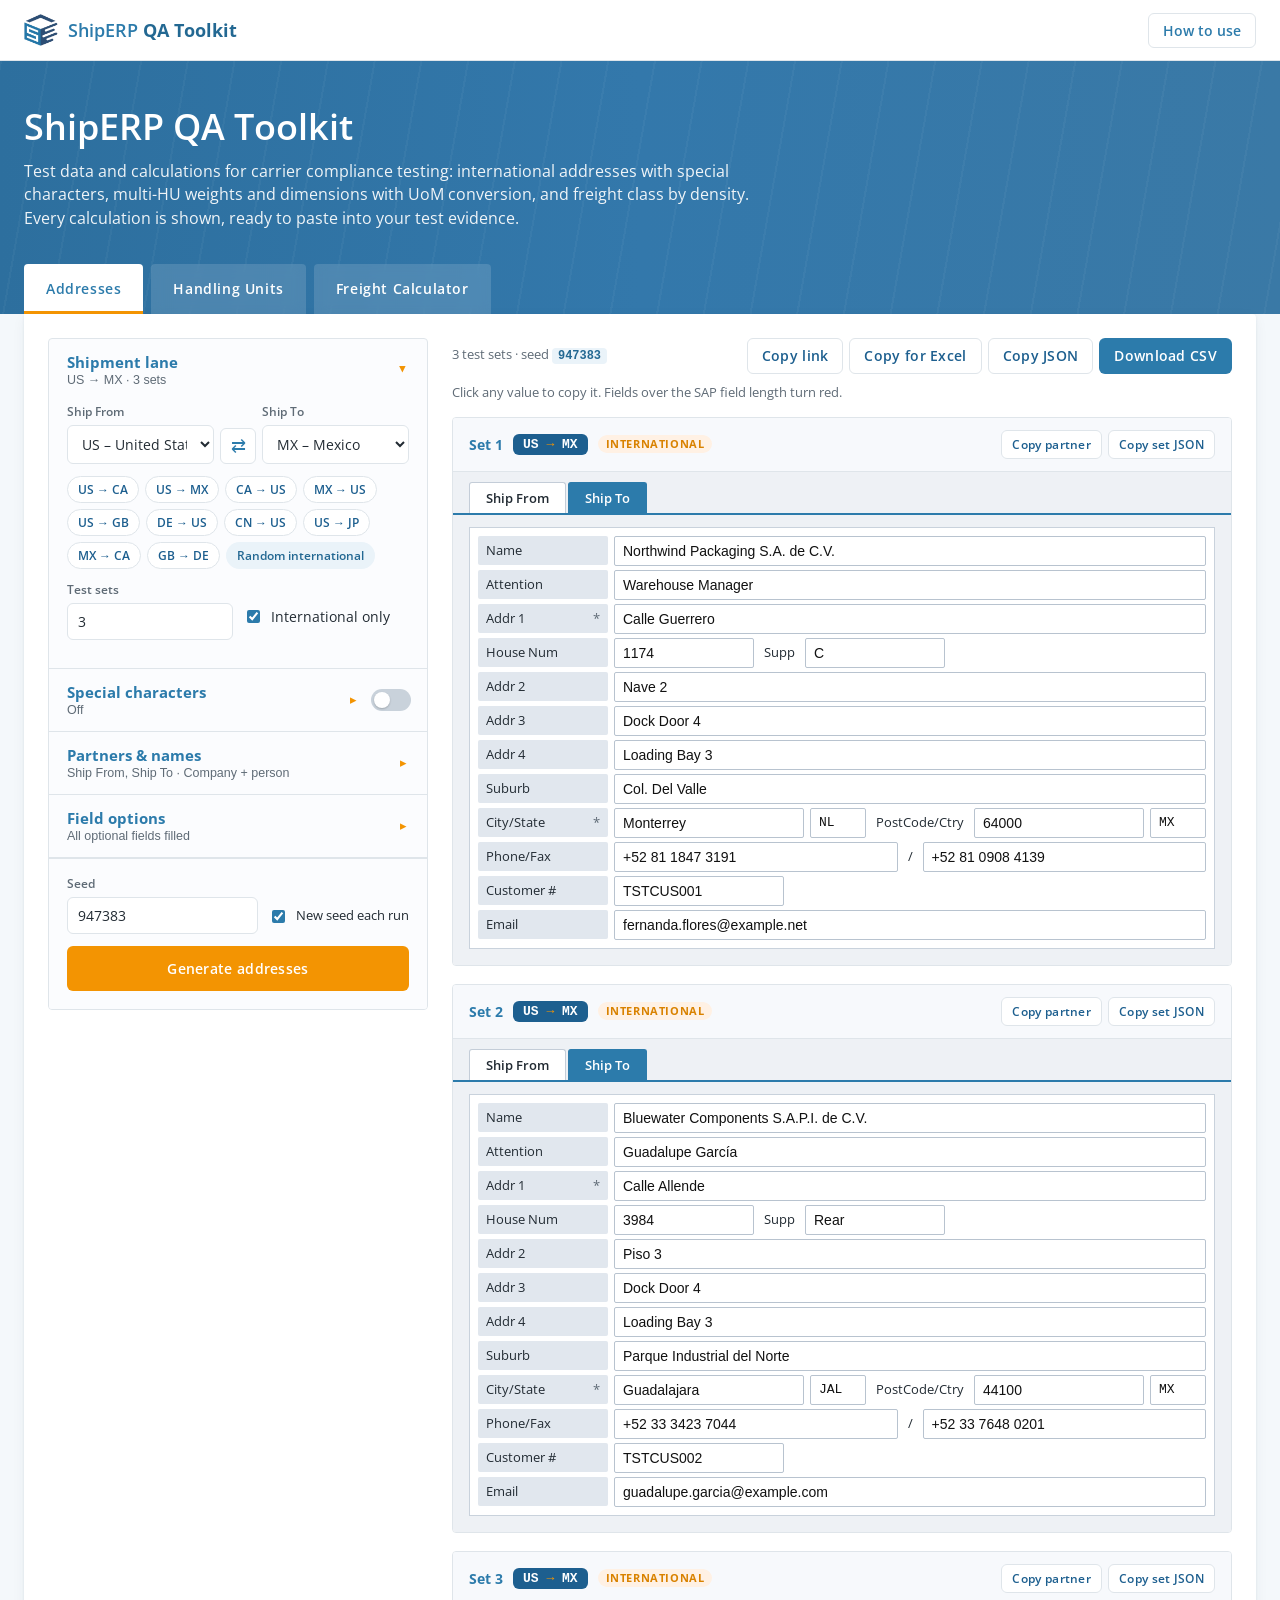
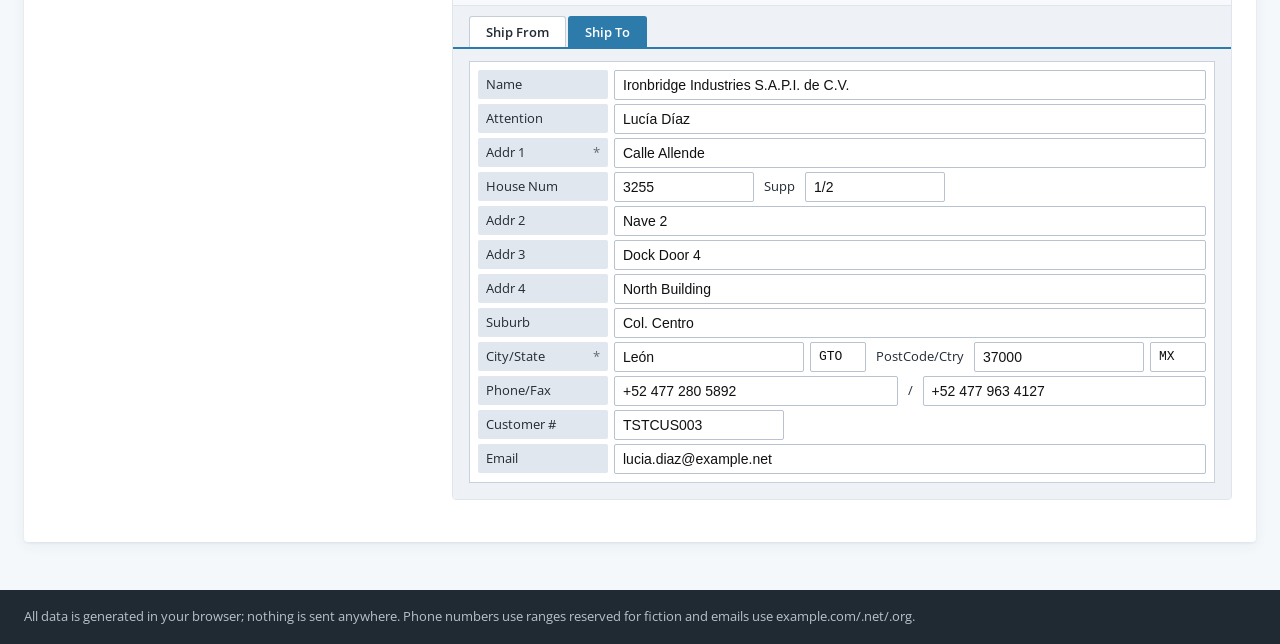
<file: index.html>
<!doctype html>
<html lang="en">
<head>
  <meta charset="utf-8">
  <meta name="viewport" content="width=device-width, initial-scale=1">
  <title>ShipERP QA Toolkit</title>
  <meta name="description" content="Generate international addresses, special-character variants, handling units and UoM conversions for carrier compliance testing.">
  <link rel="preconnect" href="https://fonts.googleapis.com">
  <link rel="preconnect" href="https://fonts.gstatic.com" crossorigin>
  <link href="https://fonts.googleapis.com/css2?family=Open+Sans:wght@400;500;600;700&display=swap" rel="stylesheet">
  <link rel="stylesheet" href="assets/css/styles.css">
  <link rel="icon" type="image/png" href="assets/img/favicon.png">
</head>
<body>
  <header class="topbar">
    <div class="wrap topbar-inner">
      <a class="brand" href="#">
        <img class="brand-mark" src="assets/img/logo.png" alt="" width="34" height="34">
        <span class="brand-text">ShipERP <strong>QA Toolkit</strong></span>
      </a>
      <a class="help-link" href="help.html" target="_blank" rel="noopener">How to use</a>
          </div>
  </header>

  <section class="hero">
    <div class="wrap">
      <h1>ShipERP QA Toolkit</h1>
      <p class="lede">Test data and calculations for carrier compliance testing: international addresses with special characters, multi-HU weights and dimensions with UoM conversion, and freight class by density. Every calculation is shown, ready to paste into your test evidence.</p>
    </div>
  </section>

  <nav class="tabs wrap" role="tablist" aria-label="Tools">
    <button class="tab is-active" role="tab" data-tab="addr" aria-selected="true">Addresses</button>
    <button class="tab" role="tab" data-tab="hu" aria-selected="false">Handling Units</button>
    <button class="tab" role="tab" data-tab="fc" aria-selected="false">Freight Calculator</button>
  </nav>

  <main class="wrap" id="tool">

    <!-- ================= 1. ADDRESSES (incl. special characters) ================= -->
    <section class="panel is-active" id="panel-addr" role="tabpanel">
      <aside class="controls card controls-acc">

        <section class="acc is-open">
          <div class="acc-head">
            <button type="button" class="acc-toggle" aria-expanded="true">
              <span class="acc-title">Shipment lane</span><span class="acc-sum" id="sum-lane"></span>
            </button>
          </div>
          <div class="acc-body">
            <div class="lane">
              <label class="field"><span>Ship From</span><select id="af-from"></select></label>
              <button class="icon-btn" id="af-swap" type="button" title="Swap countries" aria-label="Swap countries">⇄</button>
              <label class="field"><span>Ship To</span><select id="af-to"></select></label>
            </div>
            <div class="chips" id="lane-chips"></div>
            <div class="row-2">
              <label class="field"><span>Test sets</span><input type="number" id="af-count" min="1" max="50" value="3"></label>
              <label class="check check-pad"><input type="checkbox" id="af-intl" checked> International only</label>
            </div>
          </div>
        </section>

        <section class="acc acc-sp">
          <div class="acc-head">
            <button type="button" class="acc-toggle" aria-expanded="false">
              <span class="acc-title">Special characters</span><span class="acc-sum" id="sum-sp"></span>
            </button>
            <label class="switch" title="Insert special characters"><input type="checkbox" id="sp-enabled" aria-label="Insert special characters"><span></span></label>
          </div>
          <div class="acc-body">
            <div class="field">
              <span>Characters to test</span>
              <div class="ms" id="sc-ms">
                <div class="ms-control">
                  <div class="ms-chips" id="sc-ms-chips"></div>
                  <button type="button" class="ms-toggle" id="sc-ms-toggle" aria-haspopup="listbox" aria-expanded="false">Select ▾</button>
                </div>
                <div class="ms-menu" id="sc-ms-menu" hidden></div>
              </div>
              <div class="ms-add">
                <input type="text" id="sc-ms-input" placeholder="Not in the list? Type it, press Enter" aria-label="Add a character manually">
                <button type="button" class="btn btn-ghost btn-sm" id="sc-ms-add">Add</button>
              </div>
            </div>
            <div class="row-2">
              <label class="field"><span>Characters per field</span><input type="number" id="sc-per" min="1" max="5" value="2"></label>
              <label class="check check-pad"><input type="checkbox" id="sc-together" checked> Keep them together</label>
            </div>
            <div class="field">
              <span>Position</span>
              <div class="seg" role="group" aria-label="Position">
                <label><input type="checkbox" name="sc-pos" value="start"><span>Beginning</span></label>
                <label><input type="checkbox" name="sc-pos" value="middle"><span>Middle</span></label>
                <label><input type="checkbox" name="sc-pos" value="end" checked><span>End</span></label>
              </div>
            </div>
            <div class="field">
              <span class="field-row">Fields <button type="button" class="link-btn" id="sc-fields-all">Select all</button></span>
              <div class="field-grid" id="sc-fields"></div>
            </div>
            <label class="field"><span>Apply to</span>
              <select id="sc-apply">
                <option value="both">Ship From and Ship To</option>
                <option value="to">Ship To only</option>
                <option value="from">Ship From only</option>
                <option value="all">All partners</option>
              </select>
            </label>
          </div>
        </section>

        <section class="acc">
          <div class="acc-head">
            <button type="button" class="acc-toggle" aria-expanded="false">
              <span class="acc-title">Partners &amp; names</span><span class="acc-sum" id="sum-partners"></span>
            </button>
          </div>
          <div class="acc-body">
            <div class="field">
              <span>Also generate</span>
              <div class="inline-checks">
                <label class="check"><input type="checkbox" name="af-partner" value="soldTo"> Sold To</label>
                <label class="check"><input type="checkbox" name="af-partner" value="importer"> Importer</label>
                <label class="check"><input type="checkbox" name="af-partner" value="ultimate"> Ultimate Consignee</label>
              </div>
            </div>
            <label class="field"><span>Name style</span>
              <select id="af-namestyle"><option value="mixed">Company + person</option><option value="company">Company only</option><option value="person">Person only</option></select>
            </label>
            <label class="field"><span>Name prefix (optional, e.g. "QA ")</span><input type="text" id="af-nameprefix" placeholder="none"></label>
            <div class="row-2">
              <label class="field"><span>Customer # prefix</span><input type="text" id="af-custprefix" value="TSTCUS"></label>
              <label class="field"><span>Start at</span><input type="text" id="af-custstart" value="001"></label>
            </div>
          </div>
        </section>

        <section class="acc">
          <div class="acc-head">
            <button type="button" class="acc-toggle" aria-expanded="false">
              <span class="acc-title">Field options</span><span class="acc-sum" id="sum-fields"></span>
            </button>
          </div>
          <div class="acc-body">
            <label class="field"><span>Field length</span>
              <select id="af-length">
                <option value="normal">Normal</option>
                <option value="max">Exactly at SAP limit (e.g. Name = 40)</option>
                <option value="over">1 over SAP limit (e.g. Name = 41)</option>
              </select>
            </label>
            <label class="field"><span>House number</span>
              <select id="af-house"><option value="separate">Separate House Num field</option><option value="inline">Inside Addr 1</option></select>
            </label>
            <div class="field">
              <span>Fill optional fields</span>
              <div class="inline-checks">
                <label class="check"><input type="checkbox" name="af-fill" id="af-addr2" checked> Addr 2</label>
                <label class="check"><input type="checkbox" name="af-fill" id="af-addr34" checked> Addr 3 / 4</label>
                <label class="check"><input type="checkbox" name="af-fill" id="af-suburb" checked> Suburb</label>
                <label class="check"><input type="checkbox" name="af-fill" id="af-supp" checked> Supp</label>
                <label class="check"><input type="checkbox" name="af-fill" id="af-fax" checked> Fax</label>
              </div>
            </div>
          </div>
        </section>

        <div class="controls-foot">
          <div class="seed">
            <label class="field"><span>Seed</span><input type="number" id="af-seed"></label>
            <label class="check"><input type="checkbox" id="af-autoseed" checked> New seed each run</label>
          </div>
          <button class="btn btn-primary btn-block" id="af-go" type="button">Generate addresses</button>
        </div>
      </aside>

      <section class="results">
        <div class="toolbar">
          <div class="toolbar-info" id="af-summary"></div>
          <div class="toolbar-actions">
            <button class="btn btn-ghost" data-action="copy-link" data-tab-id="addr" type="button" title="Link that recreates exactly this data">Copy link</button>
            <button class="btn btn-ghost" data-action="af-tsv" type="button">Copy for Excel</button>
            <button class="btn btn-ghost" data-action="af-json" type="button">Copy JSON</button>
            <button class="btn btn-secondary" data-action="af-csv" type="button">Download CSV</button>
          </div>
        </div>
        <p class="hint" id="af-hint">Click any value to copy it. Fields over the SAP field length turn red.</p>
        <div id="af-results"></div>
      </section>
    </section>

    <!-- ================= 2. HANDLING UNITS (incl. UoM conversion) ================= -->
    <section class="panel" id="panel-hu" role="tabpanel" hidden>
      <aside class="controls card controls-acc">

        <section class="acc is-open">
          <div class="acc-head">
            <button type="button" class="acc-toggle" aria-expanded="true">
              <span class="acc-title">Handling units</span><span class="acc-sum" id="sum-hu"></span>
            </button>
          </div>
          <div class="acc-body">
            <div class="row-2">
              <label class="field"><span>Number of HUs</span><input type="number" id="hu-count" min="1" max="200" value="10"></label>
            </div>
            <div class="row-2">
              <label class="field"><span>Weight UoM</span><select id="hu-wuom"></select></label>
              <label class="field"><span>Dimension UoM</span><select id="hu-duom"></select></label>
            </div>
            <label class="field"><span>Values</span>
              <select id="hu-edge">
                <option value="random">Random within range</option>
                <option value="boundary">Edge: near rounding boundary</option>
                <option value="min">Edge: minimum values (0.01 / 0.1)</option>
                <option value="max">Edge: maximum of range</option>
                <option value="dimeq">Edge: dim weight = actual weight</option>
              </select>
            </label>
            <p class="hint" id="hu-edge-hint" hidden></p>
            <label class="check" id="hu-mixed-wrap"><input type="checkbox" id="hu-mixed"> Mix LB/IN and KG/CM across HUs</label>
            <div class="field">
              <span>Weight</span>
              <div class="row-3">
                <label class="field"><span>Min</span><input type="number" id="hu-wmin" step="any"></label>
                <label class="field"><span>Max</span><input type="number" id="hu-wmax" step="any"></label>
                <label class="field"><span>Decimals</span><input type="number" id="hu-wdp" min="0" max="4" value="2"></label>
              </div>
            </div>
            <div class="field">
              <span>Dimensions (L × W × H)</span>
              <div class="row-3">
                <label class="field"><span>Min</span><input type="number" id="hu-dmin" step="any"></label>
                <label class="field"><span>Max</span><input type="number" id="hu-dmax" step="any"></label>
                <label class="field"><span>Decimals</span><input type="number" id="hu-ddp" min="0" max="4" value="1"></label>
              </div>
            </div>
            <label class="check"><input type="checkbox" id="hu-identical"> All HUs identical</label>
            <div class="row-2">
              <label class="field"><span>HU ID prefix</span><input type="text" id="hu-idprefix" value="HU"></label>
              <label class="field"><span>Start at</span><input type="text" id="hu-idstart" value="0001"></label>
            </div>
          </div>
        </section>

        <section class="acc acc-sp is-open is-on" id="acc-cv">
          <div class="acc-head">
            <button type="button" class="acc-toggle" aria-expanded="true">
              <span class="acc-title">Convert to web-service UoM</span><span class="acc-sum" id="sum-cv"></span>
            </button>
            <label class="switch" title="Convert units"><input type="checkbox" id="cv-enabled" checked aria-label="Convert units"><span></span></label>
          </div>
          <div class="acc-body">
            <div class="row-2">
              <label class="field"><span>Weight UoM</span><select id="cv-tow"></select></label>
              <label class="field"><span>Dimension UoM</span><select id="cv-tod"></select></label>
            </div>
            <div class="row-2">
              <label class="field" title="Decimal places for converted weights, e.g. 2 gives 22.05"><span>Weight decimals</span><input type="number" id="cv-wdp" min="0" max="6" value="2"></label>
              <label class="field" title="Decimal places for converted length, width and height"><span>Dim decimals</span><input type="number" id="cv-ddp" min="0" max="6" value="2"></label>
            </div>
            <label class="field" title="How the last decimal is rounded"><span>Rounding</span>
                <select id="cv-mode">
                  <option value="half-up">Half up (22.055 → 22.06)</option>
                  <option value="up">Always up (22.051 → 22.06)</option>
                  <option value="down">Truncate (22.059 → 22.05)</option>
                  <option value="half-even">Half even (22.055 → 22.06, 22.045 → 22.04)</option>
                </select>
              </label>

            <label class="check"><input type="checkbox" id="cv-formula" checked> Show calculation for each value</label>
            <label class="check"><input type="checkbox" id="cv-dim"> Dim weight and billable weight</label>
            <div class="row-2" id="cv-dim-opts" hidden>
              <label class="field"><span>Divisor</span><input type="number" id="cv-div" step="any" value="139"></label>
              <label class="check check-pad"><input type="checkbox" id="cv-dimup" checked> Round dims up first</label>
            </div>
            <details class="factors-box">
              <summary>Factors used</summary>
              <div class="factors" id="cv-factors"></div>
            </details>
          </div>
        </section>

        <div class="controls-foot">
          <div class="seed">
            <label class="field"><span>Seed</span><input type="number" id="hu-seed"></label>
            <label class="check"><input type="checkbox" id="hu-autoseed" checked> New seed each run</label>
          </div>
          <button class="btn btn-primary btn-block" id="hu-go" type="button">Generate HUs</button>
        </div>
      </aside>

      <section class="results">
        <div class="toolbar">
          <div class="toolbar-info" id="hu-summary"></div>
          <div class="toolbar-actions">
            <button class="btn btn-ghost" data-action="copy-link" data-tab-id="hu" type="button" title="Link that recreates exactly this data">Copy link</button>
            <button class="btn btn-ghost" data-action="hu-tsv" type="button">Copy for Excel</button>
            <button class="btn btn-ghost" data-action="hu-json" type="button">Copy JSON</button>
            <button class="btn btn-secondary" data-action="hu-csv" type="button">Download CSV</button>
          </div>
        </div>

        <div class="card input-card">
          <div class="toolbar">
            <h3>Handling units <span class="muted" id="cv-count"></span></h3>
            <div class="toolbar-actions">
              <button class="btn btn-ghost btn-sm" data-action="cv-add" type="button">+ Row</button>
              <button class="btn btn-ghost btn-sm" data-action="cv-paste-toggle" type="button">Paste from Excel</button>
              <button class="btn btn-ghost btn-sm" data-action="cv-clear" type="button">Clear</button>
            </div>
          </div>
          <p class="hint">Edit any value and the conversion updates.</p>
          <div id="cv-paste-box" hidden>
            <label class="field"><span>Columns: [HU] Weight, Weight UoM, Length, Width, Height, Dim UoM (tab or comma separated)</span>
              <textarea id="cv-paste" rows="4" placeholder="HU0001	12.5	KG	40	30	20	CM"></textarea>
            </label>
            <button class="btn btn-secondary" data-action="cv-import" type="button">Import rows</button>
          </div>
          <div class="table-wrap">
            <table class="data edit" id="cv-input">
              <thead><tr><th>HU</th><th class="num">Weight</th><th>UoM</th><th class="num">Length</th><th class="num">Width</th><th class="num">Height</th><th>UoM</th><th></th></tr></thead>
              <tbody></tbody>
            </table>
          </div>
        </div>

        <div id="cv-out">
          <div class="toolbar">
            <h3 id="cv-title">Converted</h3>
            <div class="toolbar-actions">
              <button class="btn btn-secondary btn-sm" data-action="cv-image" type="button">Copy as image</button>
            </div>
          </div>
          <div class="table-wrap">
            <table class="data" id="cv-table">
              <thead></thead><tbody></tbody><tfoot></tfoot>
            </table>
          </div>
        </div>
      </section>
    </section>

    <!-- ================= 3. FREIGHT CALCULATOR ================= -->
    <section class="panel" id="panel-fc" role="tabpanel" hidden>
      <aside class="controls card controls-acc">
        <section class="acc is-open">
          <div class="acc-head">
            <button type="button" class="acc-toggle" aria-expanded="true">
              <span class="acc-title">Settings</span><span class="acc-sum" id="sum-fc"></span>
            </button>
          </div>
          <div class="acc-body">
            <div class="row-2">
              <label class="field"><span>Dimension unit</span><select id="fc-dunit"></select></label>
              <label class="field"><span>Weight unit</span><select id="fc-wunit"></select></label>
            </div>
            <div class="custom-unit" id="fc-dcustom" hidden>
              <span class="custom-unit-label">Custom dimension unit</span>
              <div class="custom-unit-row">
                <span>1</span><input type="text" id="fc-dname" placeholder="name, e.g. DM" aria-label="Custom dimension unit name">
                <span>=</span><input type="number" id="fc-dfactor" step="any" min="0" placeholder="3.937" aria-label="Inches per custom unit"><span>in</span>
              </div>
            </div>
            <div class="custom-unit" id="fc-wcustom" hidden>
              <span class="custom-unit-label">Custom weight unit</span>
              <div class="custom-unit-row">
                <span>1</span><input type="text" id="fc-wname" placeholder="name, e.g. CWT" aria-label="Custom weight unit name">
                <span>=</span><input type="number" id="fc-wfactor" step="any" min="0" placeholder="100" aria-label="Pounds per custom unit"><span>lb</span>
              </div>
            </div>
            <label class="field"><span>Weight entered is</span>
              <select id="fc-weightper"><option value="piece">Per piece</option><option value="line">Total for the line</option></select>
            </label>
            <label class="field"><span>Class scale</span>
              <select id="fc-scale"></select>
            </label>
            <p class="hint">Freight class here is estimated from density only. Some commodities have a fixed NMFC class regardless of density.</p>
          </div>
        </section>
        <section class="acc">
          <div class="acc-head">
            <button type="button" class="acc-toggle" aria-expanded="false">
              <span class="acc-title">Density chart</span><span class="acc-sum">lb/ft³ → class</span>
            </button>
          </div>
          <div class="acc-body"><table class="data chart" id="fc-chart"><thead><tr><th class="num">Density (lb/ft³)</th><th class="num">Class</th></tr></thead><tbody></tbody></table></div>
        </section>
        <div class="controls-foot">
          <button class="btn btn-ghost btn-block" data-action="fc-from-hu" type="button">Use HUs from Handling Units tab</button>
        </div>
      </aside>

      <section class="results">
        <div class="toolbar">
          <div class="toolbar-info" id="fc-summary"></div>
          <div class="toolbar-actions">
            <button class="btn btn-ghost" data-action="copy-link" data-tab-id="fc" type="button" title="Link that recreates exactly this data">Copy link</button>
            <button class="btn btn-ghost" data-action="fc-tsv" type="button">Copy for Excel</button>
            <button class="btn btn-secondary" data-action="fc-csv" type="button">Download CSV</button>
          </div>
        </div>

        <div class="card input-card">
          <div class="toolbar">
            <h3>Items <span class="muted" id="fc-count"></span></h3>
            <div class="toolbar-actions">
              <button class="btn btn-ghost btn-sm" data-action="fc-add" type="button">+ Row</button>
              <button class="btn btn-ghost btn-sm" data-action="fc-clear" type="button">Clear</button>
            </div>
          </div>
          <div class="table-wrap">
            <table class="data edit" id="fc-input">
              <thead><tr><th class="num">Pieces</th><th class="num" id="fc-h-l">Length</th><th class="num" id="fc-h-w">Width</th><th class="num" id="fc-h-h">Height</th><th class="num" id="fc-h-wt">Weight</th><th></th></tr></thead>
              <tbody></tbody>
            </table>
          </div>
        </div>

        <div class="fc-result" id="fc-result"></div>

        <div class="toolbar">
          <h3 id="fc-title">Freight class calculation</h3>
          <div class="toolbar-actions">
            <button class="btn btn-secondary btn-sm" data-action="fc-image" type="button">Copy as image</button>
          </div>
        </div>
        <div class="table-wrap">
          <table class="data" id="fc-table"><thead></thead><tbody></tbody><tfoot></tfoot></table>
        </div>
      </section>
    </section>
  </main>

  <footer class="footer">
    <div class="wrap">All data is generated in your browser; nothing is sent anywhere. Phone numbers use ranges reserved for fiction and emails use example.com/.net/.org.</div>
  </footer>

  <div class="toast" id="toast" role="status" aria-live="polite"></div>

  <script src="assets/js/core.js"></script>
  <script src="assets/js/data.js"></script>
  <script src="assets/js/generators.js"></script>
  <script src="assets/js/ui.js"></script>
</body>
</html>
</file>
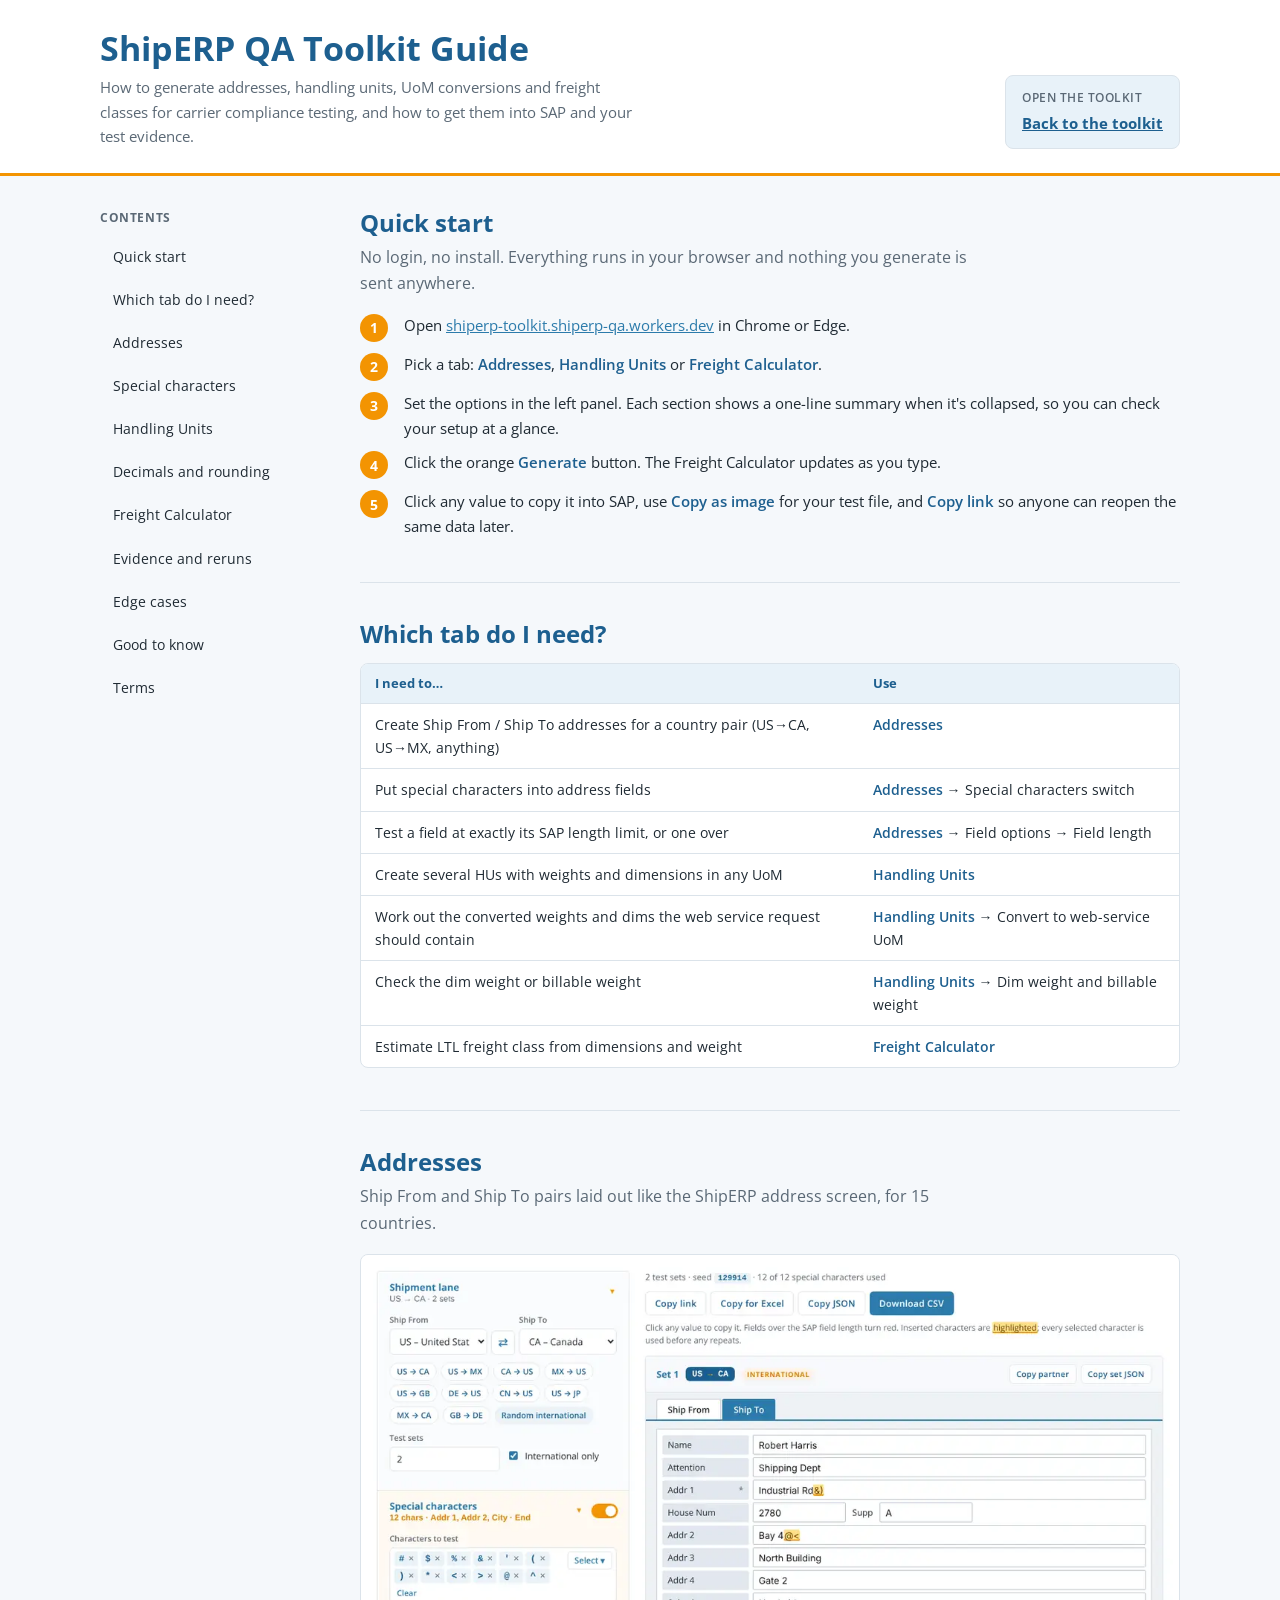
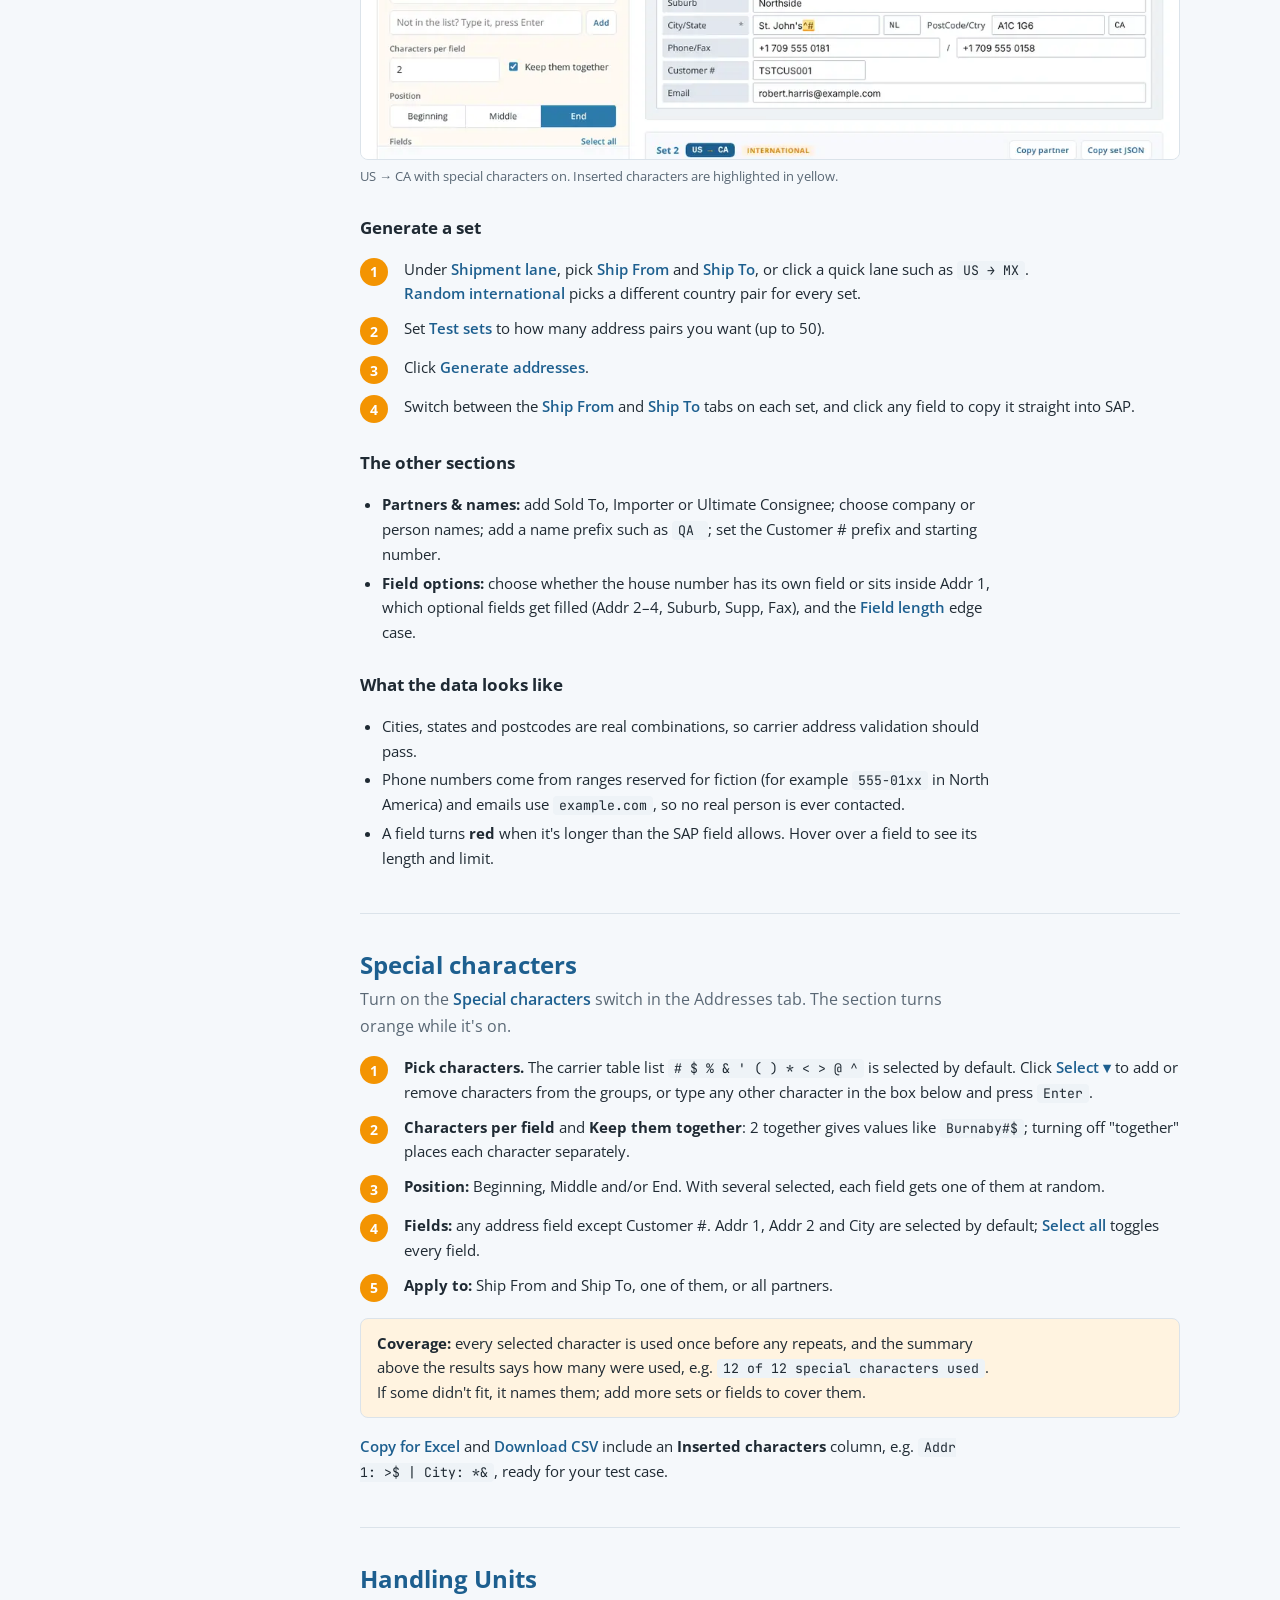
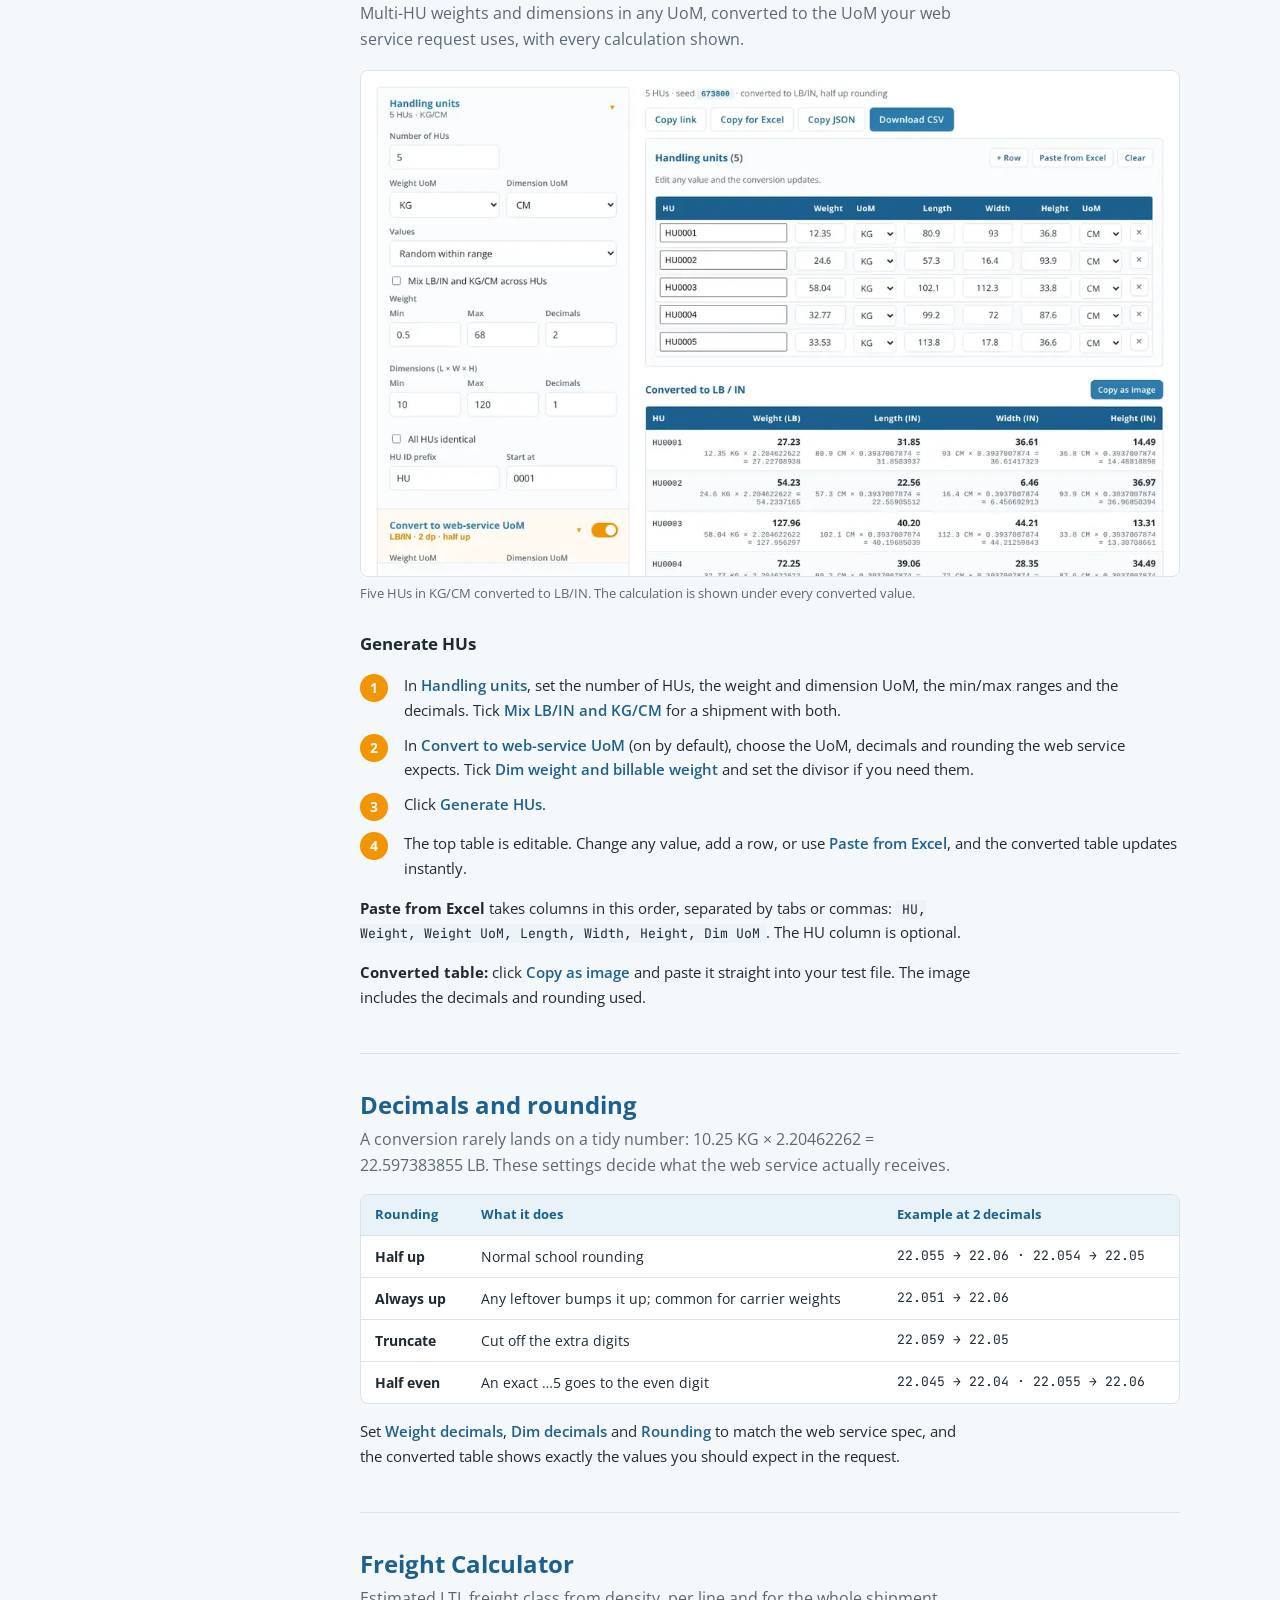
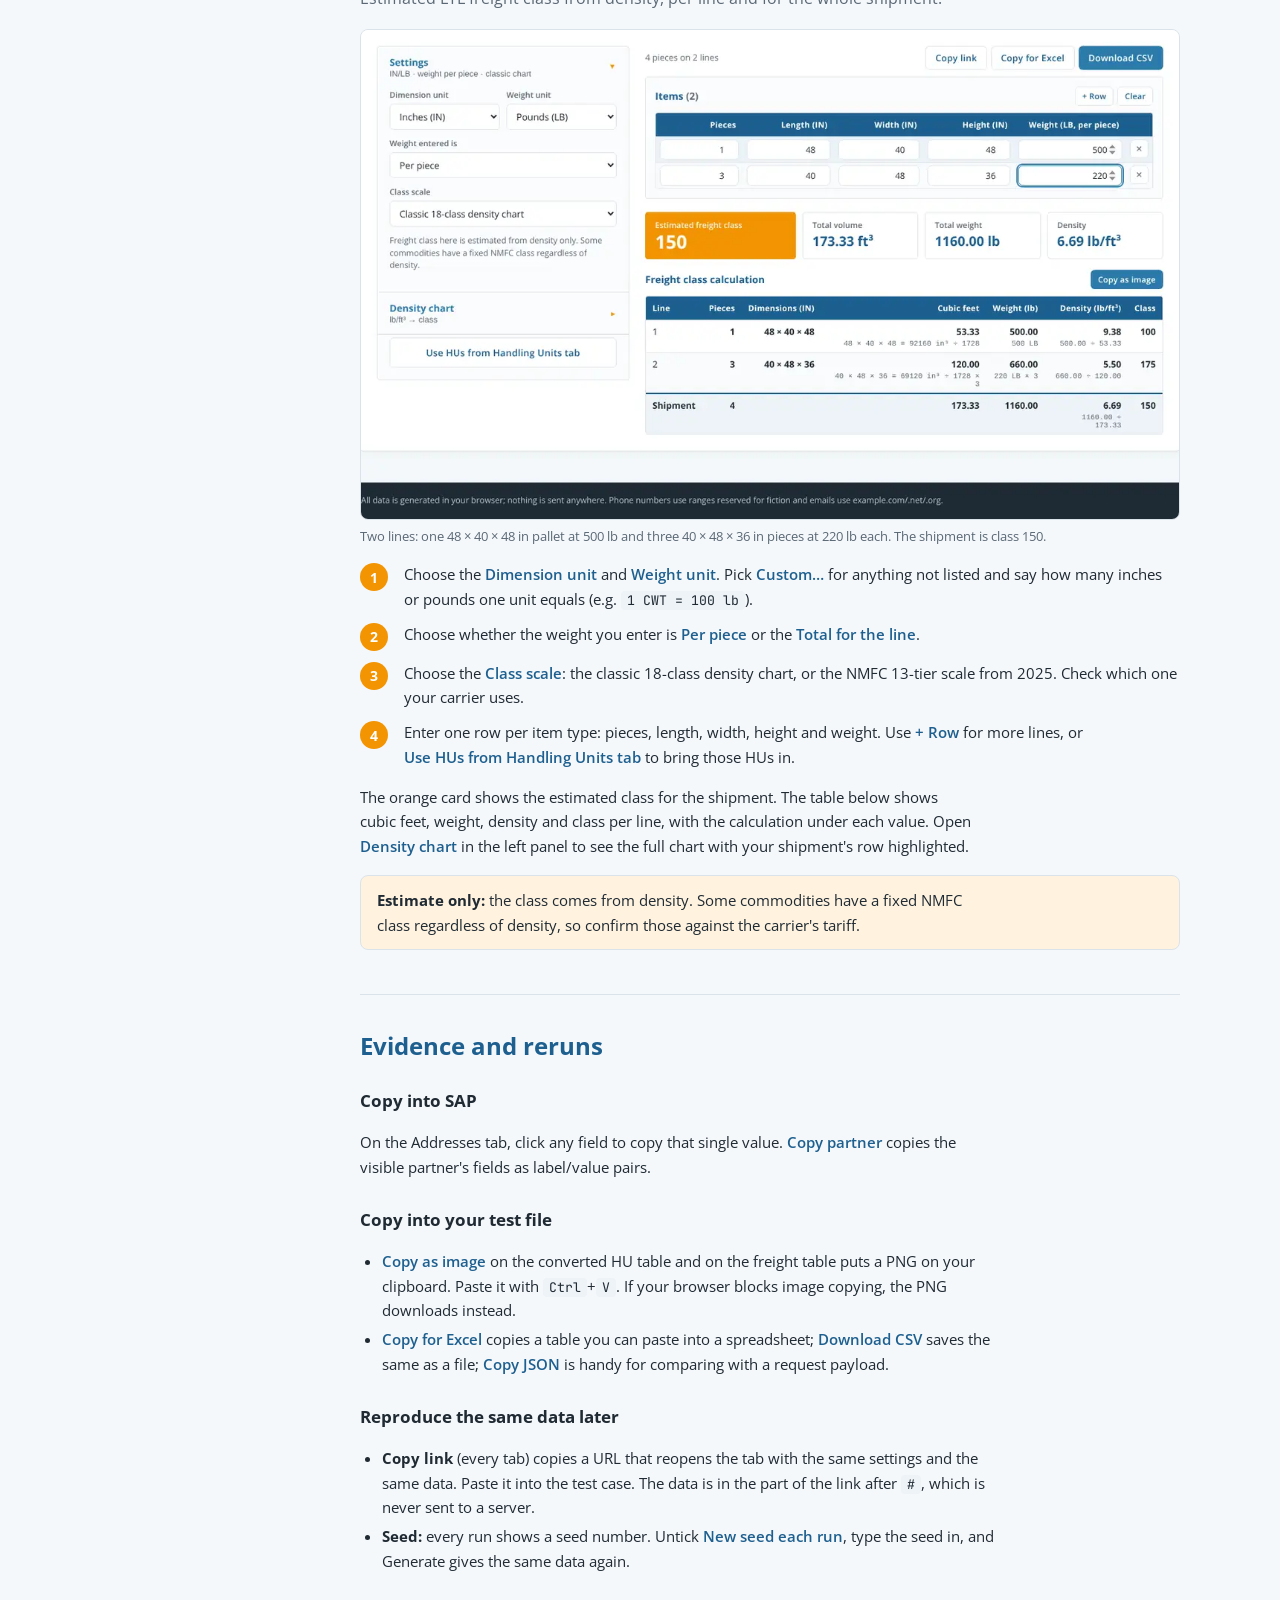
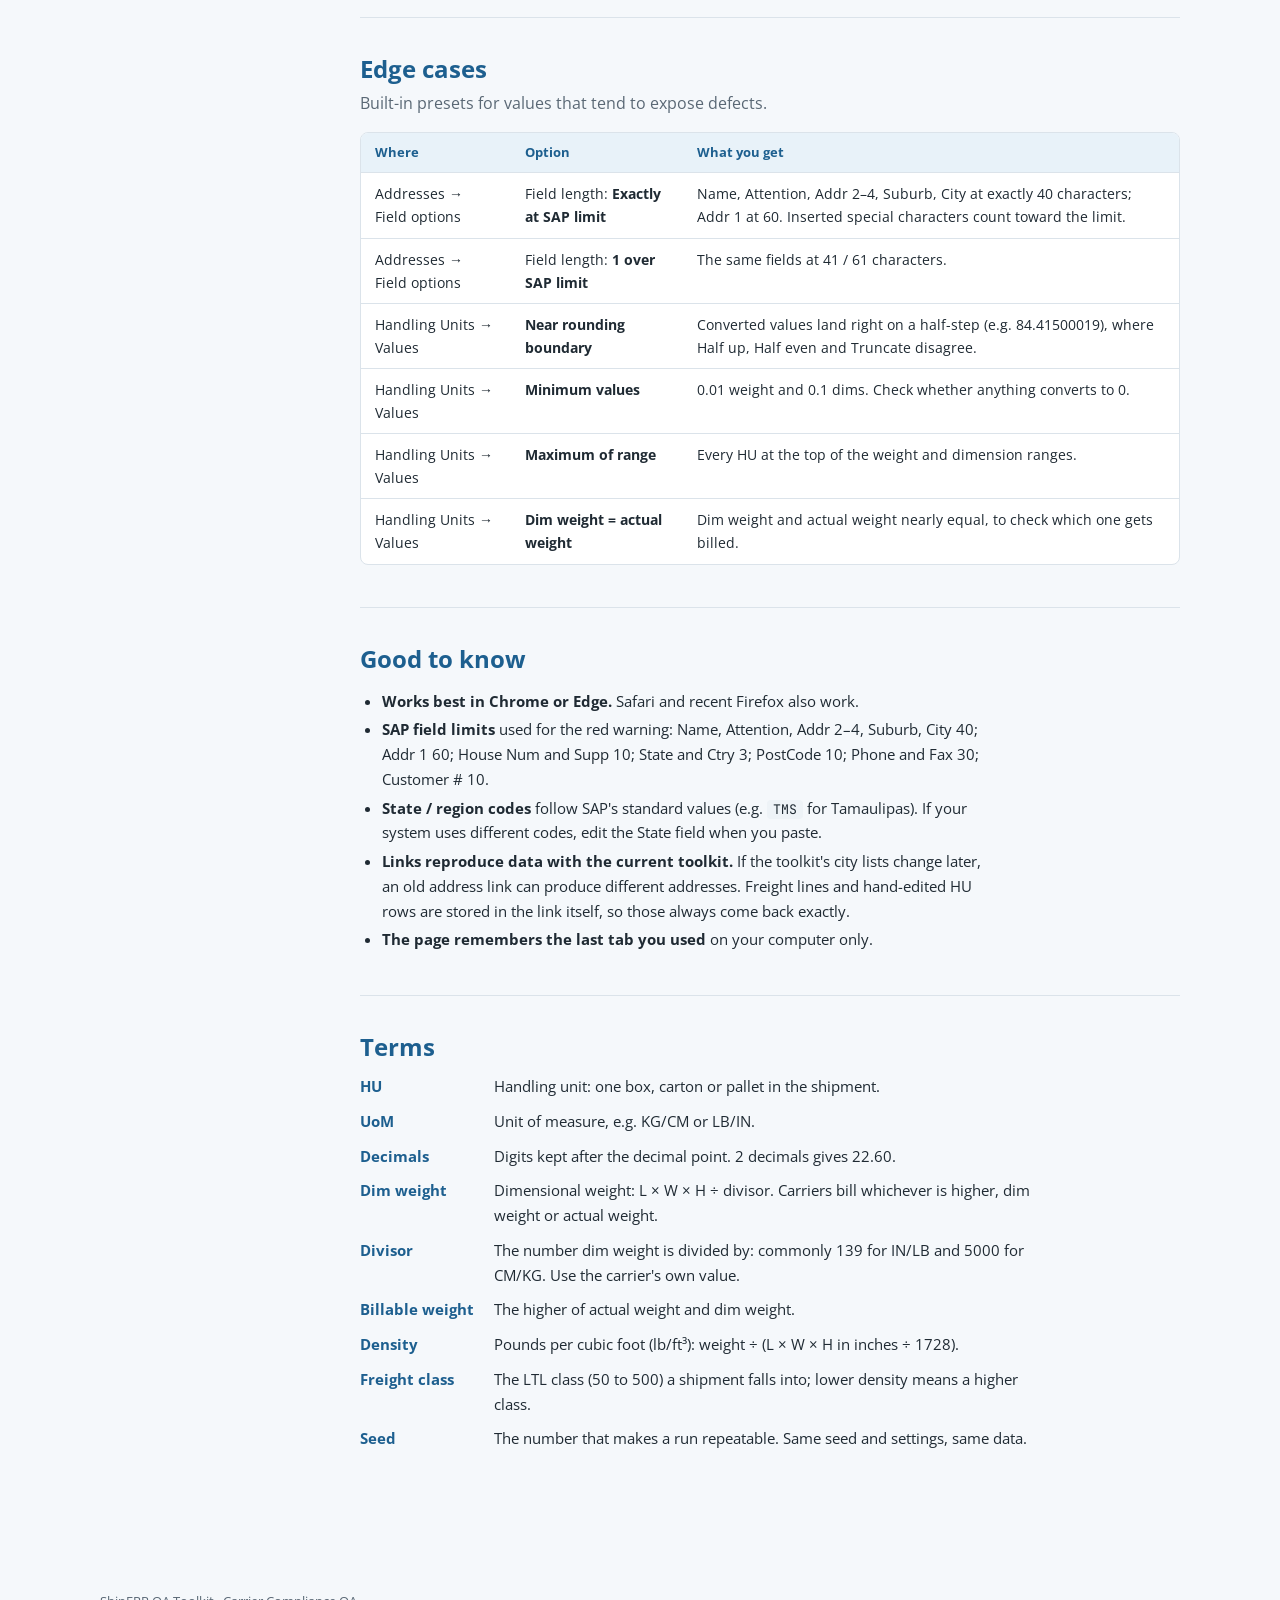
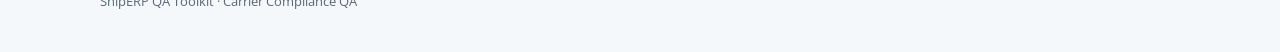
<file: help.html>
<!doctype html>
<html lang="en">
<head>
<meta charset="utf-8">
<meta name="viewport" content="width=device-width, initial-scale=1">
<link rel="icon" type="image/png" href="assets/img/favicon.png">
<title>ShipERP QA Toolkit Guide</title>
<link rel="preconnect" href="https://fonts.googleapis.com">
<link rel="preconnect" href="https://fonts.gstatic.com" crossorigin>
<link href="https://fonts.googleapis.com/css2?family=Open+Sans:wght@400;600;700&family=JetBrains+Mono:wght@400;600&display=swap" rel="stylesheet">
<style>
/* Layout: sticky table of contents beside a single reading column; stacks on phones. */
:root {
  --bg: #f5f8fb;
  --surface: #ffffff;
  --fg: #1f2a33;
  --muted: #5a6875;
  --line: #dbe3ea;
  --brand: #2c7bab;
  --brand-ink: #1d5f8f;
  --brand-soft: #e8f2f9;
  --accent: #f39402;
  --accent-soft: #fff3e0;
  --code-bg: #eef3f7;
  --font-body: 'Open Sans', 'Segoe UI', Arial, sans-serif;
  --font-mono: 'JetBrains Mono', ui-monospace, Consolas, monospace;
}
@media (prefers-color-scheme: dark) {
  :root:not([data-theme="light"]) {
    --bg: #0f171e; --surface: #16212b; --fg: #e3eaf0; --muted: #9aabb9; --line: #2a3a47;
    --brand: #6cb3e0; --brand-ink: #9ccbea; --brand-soft: #1b2f3f; --accent: #f6a933; --accent-soft: #3a2a12;
    --code-bg: #1d2a35; color-scheme: dark;
  }
}
:root[data-theme="dark"] {
  --bg: #0f171e; --surface: #16212b; --fg: #e3eaf0; --muted: #9aabb9; --line: #2a3a47;
  --brand: #6cb3e0; --brand-ink: #9ccbea; --brand-soft: #1b2f3f; --accent: #f6a933; --accent-soft: #3a2a12;
  --code-bg: #1d2a35; color-scheme: dark;
}

* { box-sizing: border-box; }
body { background: var(--bg); color: var(--fg); font: 15px/1.65 var(--font-body); margin: 0; }
.wrap { max-width: 1120px; margin: 0 auto; padding-inline: 20px; }

header.top { background: var(--surface); border-bottom: 3px solid var(--accent); }
header.top .wrap { padding-block: 28px 24px; display: flex; flex-wrap: wrap; gap: 16px 32px; align-items: end; justify-content: space-between; }
header.top h1 { margin: 0; font-size: clamp(26px, 4vw, 34px); line-height: 1.2; color: var(--brand-ink); font-weight: 700; text-wrap: balance; }
header.top p { margin: 6px 0 0; color: var(--muted); max-width: 60ch; }
.open {
  display: flex; flex-direction: column; gap: 4px; min-width: 0;
  background: var(--brand-soft); border: 1px solid var(--line); border-radius: 8px; padding: 12px 16px;
}
.open span { font-size: 12px; font-weight: 600; letter-spacing: .5px; text-transform: uppercase; color: var(--muted); }
.open a { color: var(--brand-ink); font-weight: 700; word-break: break-all; }

.layout { display: grid; grid-template-columns: 220px minmax(0, 1fr); gap: 40px; padding-block: 32px 64px; }
nav.toc { position: sticky; top: calc(env(safe-area-inset-top, 0px) + 20px); align-self: start; font-size: 14px; }
nav.toc p { margin: 0 0 8px; font-size: 12px; font-weight: 700; letter-spacing: .6px; text-transform: uppercase; color: var(--muted); }
nav.toc ol { list-style: none; margin: 0; padding: 0; display: grid; gap: 2px; }
nav.toc a { display: block; padding: 5px 10px; border-left: 3px solid transparent; color: var(--fg); text-decoration: none; border-radius: 0 4px 4px 0; }
nav.toc a:hover, nav.toc a:focus-visible { border-left-color: var(--accent); background: var(--surface); color: var(--brand-ink); outline: none; }

main { min-width: 0; }
section { padding-bottom: 28px; margin-bottom: 36px; border-bottom: 1px solid var(--line); scroll-margin-top: 20px; }
section:last-child { border-bottom: 0; }
h2 { font-size: 24px; line-height: 1.25; margin: 0 0 6px; color: var(--brand-ink); text-wrap: balance; }
h2 + .lead { margin-top: 0; color: var(--muted); font-size: 16px; }
h3 { font-size: 17px; margin: 26px 0 8px; color: var(--fg); }
p, li { max-width: 68ch; }
ul, ol { padding-left: 22px; }
li { margin: 4px 0; }
a { color: var(--brand); }
strong { font-weight: 700; }
code, kbd { font-family: var(--font-mono); font-size: .88em; background: var(--code-bg); padding: 1px 6px; border-radius: 4px; }
.ui { font-weight: 600; color: var(--brand-ink); white-space: nowrap; }

.steps { counter-reset: step; list-style: none; padding: 0; display: grid; gap: 10px; }
.steps li { counter-increment: step; display: grid; grid-template-columns: 32px minmax(0, 1fr); gap: 12px; align-items: start; margin: 0; max-width: none; }
.steps li::before {
  content: counter(step); display: grid; place-items: center; width: 28px; height: 28px; border-radius: 50%;
  background: var(--accent); color: #fff; font-weight: 700; font-size: 14px; margin-top: 1px;
}

figure { margin: 18px 0 8px; }
figure img { display: block; width: 100%; height: auto; border: 1px solid var(--line); border-radius: 8px; background: #fff; }
figcaption { font-size: 13px; color: var(--muted); margin-top: 6px; }

.tablewrap { overflow-x: auto; margin: 14px 0; border: 1px solid var(--line); border-radius: 8px; background: var(--surface); }
table { border-collapse: collapse; width: 100%; font-size: 14px; }
th, td { text-align: left; padding: 9px 14px; border-bottom: 1px solid var(--line); vertical-align: top; }
th { background: var(--brand-soft); color: var(--brand-ink); font-size: 13px; font-weight: 700; white-space: nowrap; }
tr:last-child td { border-bottom: 0; }
td.num { font-variant-numeric: tabular-nums; font-family: var(--font-mono); font-size: 13px; white-space: nowrap; }

.note { background: var(--accent-soft); border: 1px solid var(--line); border-radius: 8px; padding: 12px 16px; margin: 16px 0; }
.note p { margin: 0; }
.note strong { color: var(--fg); }

dl.terms { display: grid; grid-template-columns: max-content minmax(0, 1fr); gap: 10px 20px; margin: 12px 0; }
dl.terms dt { font-weight: 700; color: var(--brand-ink); }
dl.terms dd { margin: 0; max-width: 62ch; }

footer { color: var(--muted); font-size: 13px; padding-block: 0 40px; }

@media (max-width: 860px) {
  .layout { grid-template-columns: minmax(0, 1fr); gap: 20px; }
  nav.toc { position: static; background: var(--surface); border: 1px solid var(--line); border-radius: 8px; padding: 14px; }
  nav.toc ol { grid-template-columns: repeat(auto-fill, minmax(150px, 1fr)); }
  dl.terms { grid-template-columns: minmax(0, 1fr); gap: 2px 0; }
  dl.terms dd { margin-bottom: 10px; }
}
@media (prefers-reduced-motion: no-preference) { html { scroll-behavior: smooth; } }
</style>
</head>
<body>


<header class="top">
  <div class="wrap">
    <div>
      <h1>ShipERP QA Toolkit Guide</h1>
      <p>How to generate addresses, handling units, UoM conversions and freight classes for carrier compliance testing, and how to get them into SAP and your test evidence.</p>
    </div>
    <div class="open">
      <span>Open the toolkit</span>
      <a href="./">Back to the toolkit</a>
    </div>
  </div>
</header>

<div class="wrap layout">
  <nav class="toc" aria-label="Contents">
    <p>Contents</p>
    <ol>
      <li><a href="#start">Quick start</a></li>
      <li><a href="#which">Which tab do I need?</a></li>
      <li><a href="#addresses">Addresses</a></li>
      <li><a href="#special">Special characters</a></li>
      <li><a href="#hu">Handling Units</a></li>
      <li><a href="#rounding">Decimals and rounding</a></li>
      <li><a href="#freight">Freight Calculator</a></li>
      <li><a href="#evidence">Evidence and reruns</a></li>
      <li><a href="#edge">Edge cases</a></li>
      <li><a href="#know">Good to know</a></li>
      <li><a href="#terms">Terms</a></li>
    </ol>
  </nav>

  <main>
    <section id="start">
      <h2>Quick start</h2>
      <p class="lead">No login, no install. Everything runs in your browser and nothing you generate is sent anywhere.</p>
      <ol class="steps">
        <li><span>Open <a href="./">shiperp-toolkit.shiperp-qa.workers.dev</a> in Chrome or Edge.</span></li>
        <li><span>Pick a tab: <span class="ui">Addresses</span>, <span class="ui">Handling Units</span> or <span class="ui">Freight Calculator</span>.</span></li>
        <li><span>Set the options in the left panel. Each section shows a one-line summary when it's collapsed, so you can check your setup at a glance.</span></li>
        <li><span>Click the orange <span class="ui">Generate</span> button. The Freight Calculator updates as you type.</span></li>
        <li><span>Click any value to copy it into SAP, use <span class="ui">Copy as image</span> for your test file, and <span class="ui">Copy link</span> so anyone can reopen the same data later.</span></li>
      </ol>
    </section>

    <section id="which">
      <h2>Which tab do I need?</h2>
      <div class="tablewrap">
        <table>
          <thead><tr><th>I need to…</th><th>Use</th></tr></thead>
          <tbody>
            <tr><td>Create Ship From / Ship To addresses for a country pair (US→CA, US→MX, anything)</td><td><span class="ui">Addresses</span></td></tr>
            <tr><td>Put special characters into address fields</td><td><span class="ui">Addresses</span> → Special characters switch</td></tr>
            <tr><td>Test a field at exactly its SAP length limit, or one over</td><td><span class="ui">Addresses</span> → Field options → Field length</td></tr>
            <tr><td>Create several HUs with weights and dimensions in any UoM</td><td><span class="ui">Handling Units</span></td></tr>
            <tr><td>Work out the converted weights and dims the web service request should contain</td><td><span class="ui">Handling Units</span> → Convert to web-service UoM</td></tr>
            <tr><td>Check the dim weight or billable weight</td><td><span class="ui">Handling Units</span> → Dim weight and billable weight</td></tr>
            <tr><td>Estimate LTL freight class from dimensions and weight</td><td><span class="ui">Freight Calculator</span></td></tr>
          </tbody>
        </table>
      </div>
    </section>

    <section id="addresses">
      <h2>Addresses</h2>
      <p class="lead">Ship From and Ship To pairs laid out like the ShipERP address screen, for 15 countries.</p>
      <figure>
        <img src="[data-uri]" alt="Addresses tab: Shipment lane and Special characters settings on the left, a generated US to Canada address set on the right with inserted characters highlighted" width="1100" height="678">
        <figcaption>US → CA with special characters on. Inserted characters are highlighted in yellow.</figcaption>
      </figure>

      <h3>Generate a set</h3>
      <ol class="steps">
        <li><span>Under <span class="ui">Shipment lane</span>, pick <span class="ui">Ship From</span> and <span class="ui">Ship To</span>, or click a quick lane such as <code>US → MX</code>. <span class="ui">Random international</span> picks a different country pair for every set.</span></li>
        <li><span>Set <span class="ui">Test sets</span> to how many address pairs you want (up to 50).</span></li>
        <li><span>Click <span class="ui">Generate addresses</span>.</span></li>
        <li><span>Switch between the <span class="ui">Ship From</span> and <span class="ui">Ship To</span> tabs on each set, and click any field to copy it straight into SAP.</span></li>
      </ol>

      <h3>The other sections</h3>
      <ul>
        <li><strong>Partners &amp; names:</strong> add Sold To, Importer or Ultimate Consignee; choose company or person names; add a name prefix such as <code>QA </code>; set the Customer # prefix and starting number.</li>
        <li><strong>Field options:</strong> choose whether the house number has its own field or sits inside Addr 1, which optional fields get filled (Addr 2–4, Suburb, Supp, Fax), and the <span class="ui">Field length</span> edge case.</li>
      </ul>

      <h3>What the data looks like</h3>
      <ul>
        <li>Cities, states and postcodes are real combinations, so carrier address validation should pass.</li>
        <li>Phone numbers come from ranges reserved for fiction (for example <code>555-01xx</code> in North America) and emails use <code>example.com</code>, so no real person is ever contacted.</li>
        <li>A field turns <strong>red</strong> when it's longer than the SAP field allows. Hover over a field to see its length and limit.</li>
      </ul>
    </section>

    <section id="special">
      <h2>Special characters</h2>
      <p class="lead">Turn on the <span class="ui">Special characters</span> switch in the Addresses tab. The section turns orange while it's on.</p>
      <ol class="steps">
        <li><span><strong>Pick characters.</strong> The carrier table list <code># $ % &amp; ' ( ) * &lt; &gt; @ ^</code> is selected by default. Click <span class="ui">Select ▾</span> to add or remove characters from the groups, or type any other character in the box below and press <kbd>Enter</kbd>.</span></li>
        <li><span><strong>Characters per field</strong> and <strong>Keep them together</strong>: 2 together gives values like <code>Burnaby#$</code>; turning off "together" places each character separately.</span></li>
        <li><span><strong>Position:</strong> Beginning, Middle and/or End. With several selected, each field gets one of them at random.</span></li>
        <li><span><strong>Fields:</strong> any address field except Customer #. Addr 1, Addr 2 and City are selected by default; <span class="ui">Select all</span> toggles every field.</span></li>
        <li><span><strong>Apply to:</strong> Ship From and Ship To, one of them, or all partners.</span></li>
      </ol>
      <div class="note"><p><strong>Coverage:</strong> every selected character is used once before any repeats, and the summary above the results says how many were used, e.g. <code>12 of 12 special characters used</code>. If some didn't fit, it names them; add more sets or fields to cover them.</p></div>
      <p><span class="ui">Copy for Excel</span> and <span class="ui">Download CSV</span> include an <strong>Inserted characters</strong> column, e.g. <code>Addr 1: &gt;$ | City: *&amp;</code>, ready for your test case.</p>
    </section>

    <section id="hu">
      <h2>Handling Units</h2>
      <p class="lead">Multi-HU weights and dimensions in any UoM, converted to the UoM your web service request uses, with every calculation shown.</p>
      <figure>
        <img src="[data-uri]" alt="Handling Units tab: settings on the left, an editable table of five HUs in KG and CM, and below it the same HUs converted to LB and IN with the calculation under each value" width="1100" height="678">
        <figcaption>Five HUs in KG/CM converted to LB/IN. The calculation is shown under every converted value.</figcaption>
      </figure>

      <h3>Generate HUs</h3>
      <ol class="steps">
        <li><span>In <span class="ui">Handling units</span>, set the number of HUs, the weight and dimension UoM, the min/max ranges and the decimals. Tick <span class="ui">Mix LB/IN and KG/CM</span> for a shipment with both.</span></li>
        <li><span>In <span class="ui">Convert to web-service UoM</span> (on by default), choose the UoM, decimals and rounding the web service expects. Tick <span class="ui">Dim weight and billable weight</span> and set the divisor if you need them.</span></li>
        <li><span>Click <span class="ui">Generate HUs</span>.</span></li>
        <li><span>The top table is editable. Change any value, add a row, or use <span class="ui">Paste from Excel</span>, and the converted table updates instantly.</span></li>
      </ol>
      <p><strong>Paste from Excel</strong> takes columns in this order, separated by tabs or commas: <code>HU, Weight, Weight UoM, Length, Width, Height, Dim UoM</code>. The HU column is optional.</p>
      <p><strong>Converted table:</strong> click <span class="ui">Copy as image</span> and paste it straight into your test file. The image includes the decimals and rounding used.</p>
    </section>

    <section id="rounding">
      <h2>Decimals and rounding</h2>
      <p class="lead">A conversion rarely lands on a tidy number: 10.25 KG × 2.20462262 = 22.597383855 LB. These settings decide what the web service actually receives.</p>
      <div class="tablewrap">
        <table>
          <thead><tr><th>Rounding</th><th>What it does</th><th>Example at 2 decimals</th></tr></thead>
          <tbody>
            <tr><td><strong>Half up</strong></td><td>Normal school rounding</td><td class="num">22.055 → 22.06 · 22.054 → 22.05</td></tr>
            <tr><td><strong>Always up</strong></td><td>Any leftover bumps it up; common for carrier weights</td><td class="num">22.051 → 22.06</td></tr>
            <tr><td><strong>Truncate</strong></td><td>Cut off the extra digits</td><td class="num">22.059 → 22.05</td></tr>
            <tr><td><strong>Half even</strong></td><td>An exact …5 goes to the even digit</td><td class="num">22.045 → 22.04 · 22.055 → 22.06</td></tr>
          </tbody>
        </table>
      </div>
      <p>Set <span class="ui">Weight decimals</span>, <span class="ui">Dim decimals</span> and <span class="ui">Rounding</span> to match the web service spec, and the converted table shows exactly the values you should expect in the request.</p>
    </section>

    <section id="freight">
      <h2>Freight Calculator</h2>
      <p class="lead">Estimated LTL freight class from density, per line and for the whole shipment.</p>
      <figure>
        <img src="[data-uri]" alt="Freight Calculator tab: settings on the left, two item lines, the estimated freight class 150 in an orange card, and the calculation table below" width="1100" height="657">
        <figcaption>Two lines: one 48 × 40 × 48 in pallet at 500 lb and three 40 × 48 × 36 in pieces at 220 lb each. The shipment is class 150.</figcaption>
      </figure>
      <ol class="steps">
        <li><span>Choose the <span class="ui">Dimension unit</span> and <span class="ui">Weight unit</span>. Pick <span class="ui">Custom…</span> for anything not listed and say how many inches or pounds one unit equals (e.g. <code>1 CWT = 100 lb</code>).</span></li>
        <li><span>Choose whether the weight you enter is <span class="ui">Per piece</span> or the <span class="ui">Total for the line</span>.</span></li>
        <li><span>Choose the <span class="ui">Class scale</span>: the classic 18-class density chart, or the NMFC 13-tier scale from 2025. Check which one your carrier uses.</span></li>
        <li><span>Enter one row per item type: pieces, length, width, height and weight. Use <span class="ui">+ Row</span> for more lines, or <span class="ui">Use HUs from Handling Units tab</span> to bring those HUs in.</span></li>
      </ol>
      <p>The orange card shows the estimated class for the shipment. The table below shows cubic feet, weight, density and class per line, with the calculation under each value. Open <span class="ui">Density chart</span> in the left panel to see the full chart with your shipment's row highlighted.</p>
      <div class="note"><p><strong>Estimate only:</strong> the class comes from density. Some commodities have a fixed NMFC class regardless of density, so confirm those against the carrier's tariff.</p></div>
    </section>

    <section id="evidence">
      <h2>Evidence and reruns</h2>
      <h3>Copy into SAP</h3>
      <p>On the Addresses tab, click any field to copy that single value. <span class="ui">Copy partner</span> copies the visible partner's fields as label/value pairs.</p>
      <h3>Copy into your test file</h3>
      <ul>
        <li><span class="ui">Copy as image</span> on the converted HU table and on the freight table puts a PNG on your clipboard. Paste it with <kbd>Ctrl</kbd>+<kbd>V</kbd>. If your browser blocks image copying, the PNG downloads instead.</li>
        <li><span class="ui">Copy for Excel</span> copies a table you can paste into a spreadsheet; <span class="ui">Download CSV</span> saves the same as a file; <span class="ui">Copy JSON</span> is handy for comparing with a request payload.</li>
      </ul>
      <h3>Reproduce the same data later</h3>
      <ul>
        <li><strong>Copy link</strong> (every tab) copies a URL that reopens the tab with the same settings and the same data. Paste it into the test case. The data is in the part of the link after <code>#</code>, which is never sent to a server.</li>
        <li><strong>Seed:</strong> every run shows a seed number. Untick <span class="ui">New seed each run</span>, type the seed in, and Generate gives the same data again.</li>
      </ul>
    </section>

    <section id="edge">
      <h2>Edge cases</h2>
      <p class="lead">Built-in presets for values that tend to expose defects.</p>
      <div class="tablewrap">
        <table>
          <thead><tr><th>Where</th><th>Option</th><th>What you get</th></tr></thead>
          <tbody>
            <tr><td>Addresses → Field options</td><td>Field length: <strong>Exactly at SAP limit</strong></td><td>Name, Attention, Addr 2–4, Suburb, City at exactly 40 characters; Addr 1 at 60. Inserted special characters count toward the limit.</td></tr>
            <tr><td>Addresses → Field options</td><td>Field length: <strong>1 over SAP limit</strong></td><td>The same fields at 41 / 61 characters.</td></tr>
            <tr><td>Handling Units → Values</td><td><strong>Near rounding boundary</strong></td><td>Converted values land right on a half-step (e.g. 84.41500019), where Half up, Half even and Truncate disagree.</td></tr>
            <tr><td>Handling Units → Values</td><td><strong>Minimum values</strong></td><td>0.01 weight and 0.1 dims. Check whether anything converts to 0.</td></tr>
            <tr><td>Handling Units → Values</td><td><strong>Maximum of range</strong></td><td>Every HU at the top of the weight and dimension ranges.</td></tr>
            <tr><td>Handling Units → Values</td><td><strong>Dim weight = actual weight</strong></td><td>Dim weight and actual weight nearly equal, to check which one gets billed.</td></tr>
          </tbody>
        </table>
      </div>
    </section>

    <section id="know">
      <h2>Good to know</h2>
      <ul>
        <li><strong>Works best in Chrome or Edge.</strong> Safari and recent Firefox also work.</li>
        <li><strong>SAP field limits</strong> used for the red warning: Name, Attention, Addr 2–4, Suburb, City 40; Addr 1 60; House Num and Supp 10; State and Ctry 3; PostCode 10; Phone and Fax 30; Customer # 10.</li>
        <li><strong>State / region codes</strong> follow SAP's standard values (e.g. <code>TMS</code> for Tamaulipas). If your system uses different codes, edit the State field when you paste.</li>
        <li><strong>Links reproduce data with the current toolkit.</strong> If the toolkit's city lists change later, an old address link can produce different addresses. Freight lines and hand-edited HU rows are stored in the link itself, so those always come back exactly.</li>
        <li><strong>The page remembers the last tab you used</strong> on your computer only.</li>
      </ul>
    </section>

    <section id="terms">
      <h2>Terms</h2>
      <dl class="terms">
        <dt>HU</dt><dd>Handling unit: one box, carton or pallet in the shipment.</dd>
        <dt>UoM</dt><dd>Unit of measure, e.g. KG/CM or LB/IN.</dd>
        <dt>Decimals</dt><dd>Digits kept after the decimal point. 2 decimals gives 22.60.</dd>
        <dt>Dim weight</dt><dd>Dimensional weight: L × W × H ÷ divisor. Carriers bill whichever is higher, dim weight or actual weight.</dd>
        <dt>Divisor</dt><dd>The number dim weight is divided by: commonly 139 for IN/LB and 5000 for CM/KG. Use the carrier's own value.</dd>
        <dt>Billable weight</dt><dd>The higher of actual weight and dim weight.</dd>
        <dt>Density</dt><dd>Pounds per cubic foot (lb/ft³): weight ÷ (L × W × H in inches ÷ 1728).</dd>
        <dt>Freight class</dt><dd>The LTL class (50 to 500) a shipment falls into; lower density means a higher class.</dd>
        <dt>Seed</dt><dd>The number that makes a run repeatable. Same seed and settings, same data.</dd>
      </dl>
    </section>
  </main>
</div>

<footer class="wrap">ShipERP QA Toolkit · Carrier Compliance QA</footer>

</body>
</html>
</file>
<file: assets/css/styles.css>
/* Palette sampled from shiperp.com: brand blue and orange CTA.
   Change these tokens to re-theme the whole toolkit. */
:root {
  --navy: #1d5f8f;        /* deep brand blue: table headers, strong text */
  --navy-2: #174d75;
  --blue: #2c7bab;        /* shiperp.com brand blue */
  --blue-dark: #236892;
  --blue-soft: #eaf3f9;
  --orange: #f39402;      /* shiperp.com CTA orange */
  --orange-dark: #d98200;
  --ink: #222b33;
  --muted: #5f6b76;
  --line: #dfe5ea;
  --bg: #f4f8fb;
  --surface: #ffffff;
  --danger: #c62828;
  --danger-soft: #fdecec;
  --ok: #1b7f4b;
  --ok-soft: #e6f5ec;
  --mark: #ffe08a;
  --sap-bg: #eef1f5;
  --sap-field: #ffffff;
  --sap-label: #e1e7ee;
  --radius: 4px;
  --shadow: 0 1px 3px rgba(20, 50, 80, .08), 0 4px 14px rgba(20, 50, 80, .05);
  --font-head: 'Open Sans', 'Segoe UI', Arial, sans-serif;
  --font-body: 'Open Sans', 'Segoe UI', Arial, sans-serif;
  --font-mono: ui-monospace, 'SFMono-Regular', Consolas, 'Liberation Mono', monospace;
}

* { box-sizing: border-box; }
html { -webkit-text-size-adjust: 100%; }
body {
  margin: 0;
  background: var(--bg);
  color: var(--ink);
  font: 14px/1.5 var(--font-body);
}
code { font-family: var(--font-mono); font-size: .92em; }
h1, h2, h3 { font-family: var(--font-head); margin: 0; }
[hidden] { display: none !important; }

.wrap { max-width: 1320px; margin: 0 auto; padding: 0 24px; }

/* ---------- Header / hero ---------- */
.topbar { background: #fff; border-bottom: 1px solid var(--line); }
.topbar-inner { display: flex; align-items: center; justify-content: space-between; height: 60px; gap: 12px; }
.brand { display: flex; align-items: center; gap: 10px; color: var(--blue); text-decoration: none; }
.brand-mark { width: 34px; height: 34px; display: block; }
.brand-text { font-weight: 600; font-size: 18px; color: var(--blue); }
.brand-text strong { font-weight: 700; color: var(--blue-dark); }

.hero {
  background:
    repeating-linear-gradient(100deg, rgba(255,255,255,.035) 0 2px, transparent 2px 46px),
    linear-gradient(90deg, #2d6f9e 0%, #3378ab 50%, #3a79a6 100%);
  color: #fff;
  padding: 44px 0 84px;
}
.hero h1 { font-size: clamp(24px, 3.2vw, 36px); line-height: 1.2; font-weight: 600; max-width: 900px; }
.lede { margin: 12px 0 0; max-width: 760px; color: #fff; font-size: 15.5px; opacity: .92; }

/* ---------- Tabs ---------- */
.tabs { display: flex; gap: 8px; margin-top: -50px; height: 50px; overflow-x: auto; overflow-y: hidden; scrollbar-width: none; }
.tabs::-webkit-scrollbar { display: none; }
.tab {
  flex: 0 0 auto;
  display: flex; align-items: center;
  height: 50px; padding: 0 22px;
  border: 0; border-radius: var(--radius) var(--radius) 0 0;
  background: rgba(255, 255, 255, .14);
  color: #fff;
  font: 600 14px var(--font-body);
  letter-spacing: .6px;
  cursor: pointer;
  backdrop-filter: blur(6px);
  transition: background .15s;
}
.tab:hover { background: rgba(255, 255, 255, .24); }
.tab.is-active { background: var(--surface); color: var(--blue); box-shadow: 0 -3px 0 var(--orange) inset; }

/* ---------- Panels ---------- */
main.wrap { padding-top: 0; padding-bottom: 48px; }
.panel {
  display: grid;
  grid-template-columns: 380px minmax(0, 1fr);
  gap: 24px;
  background: var(--surface);
  border-radius: 0 var(--radius) var(--radius) var(--radius);
  padding: 24px;
  box-shadow: var(--shadow);
}
.card { background: var(--surface); border: 1px solid var(--line); border-radius: var(--radius); }
.controls { padding: 20px; align-self: start; position: sticky; top: 16px; max-height: calc(100vh - 32px); overflow: auto; background: #fbfcfe; }
.controls h2 { font-size: 16px; font-weight: 600; color: var(--blue); margin-bottom: 14px; }
.results { min-width: 0; }

/* ---------- Form controls ---------- */
.field { display: flex; flex-direction: column; gap: 4px; margin-bottom: 12px; min-width: 0; }
.field > span { font-size: 12px; font-weight: 600; color: var(--muted); }
input[type=text], input[type=number], select, textarea {
  width: 100%;
  padding: 8px 10px;
  border: 1px solid var(--line);
  border-radius: 6px;
  background: #fff;
  color: var(--ink);
  font: 14px var(--font-body);
}
textarea { font-family: var(--font-mono); font-size: 13px; resize: vertical; }
input:focus, select:focus, textarea:focus, button:focus-visible {
  outline: 2px solid var(--blue); outline-offset: 1px; border-color: var(--blue);
}
.row-2 { display: grid; grid-template-columns: 1fr 1fr; gap: 10px; }
.row-3 { display: grid; grid-template-columns: 1fr 1fr 1fr; gap: 10px; }
.check { display: flex; align-items: flex-start; gap: 8px; margin: 0 0 8px; cursor: pointer; font-size: 13.5px; }
.check input { margin-top: 3px; accent-color: var(--blue); }
.check.strong { font-weight: 700; color: var(--navy); }
.check-pad { margin-top: 26px; }
.inline-checks { display: flex; flex-wrap: wrap; gap: 4px 16px; }
fieldset { border: 0; border-top: 1px solid var(--line); margin: 6px 0 10px; padding: 10px 0 0; }
legend { padding: 0 6px 0 0; font: 700 12px var(--font-head); color: var(--blue); text-transform: uppercase; letter-spacing: .6px; }
details { border-top: 1px solid var(--line); padding: 10px 0 2px; margin-top: 4px; }
details > summary {
  cursor: pointer; list-style: none;
  font: 700 13px var(--font-head); color: var(--blue);
  display: flex; align-items: center; gap: 8px; padding: 2px 0 10px;
}
details > summary::-webkit-details-marker { display: none; }
details > summary::before { content: '▸'; color: var(--orange); transition: transform .15s; }
details[open] > summary::before { transform: rotate(90deg); }
.set-list .check { align-items: baseline; flex-wrap: wrap; }
.set-list code { color: var(--muted); font-size: 12px; flex-basis: 100%; padding-left: 22px; margin-top: -2px; word-break: break-all; }

.lane { display: grid; grid-template-columns: 1fr auto 1fr; gap: 6px; align-items: end; }
.icon-btn {
  height: 36px; width: 36px; margin-bottom: 12px;
  border: 1px solid var(--line); border-radius: 6px; background: #fff;
  color: var(--blue); font-size: 18px; cursor: pointer;
}
.icon-btn:hover { background: var(--blue-soft); }
.icon-btn.sm { height: 28px; width: 28px; margin: 0; font-size: 16px; color: var(--muted); }
.chips { display: flex; flex-wrap: wrap; gap: 6px; margin: 0 0 12px; }
.chip {
  border: 1px solid var(--line); background: #fff; color: var(--navy);
  border-radius: 999px; padding: 4px 10px; font: 600 12px var(--font-body); cursor: pointer;
}
.chip:hover { border-color: var(--blue); color: var(--blue); }
.chip-accent { background: var(--blue-soft); border-color: transparent; color: var(--blue-dark); }

.seed { display: grid; grid-template-columns: 1fr auto; gap: 10px; align-items: end; border-top: 1px solid var(--line); padding-top: 12px; margin-top: 6px; }
.seed .check { margin-bottom: 20px; font-size: 12.5px; }

/* ---------- Buttons ---------- */
.btn {
  display: inline-flex; align-items: center; justify-content: center; gap: 6px;
  border: 1px solid transparent; border-radius: 6px;
  padding: 8px 14px; cursor: pointer;
  font: 600 13.5px var(--font-body); letter-spacing: .3px;
  transition: background .15s, border-color .15s, color .15s;
  white-space: nowrap;
}
.btn-primary { background: var(--orange); color: #fff; }
.btn-primary:hover { background: var(--orange-dark); }
.btn-secondary { background: var(--blue); color: #fff; }
.btn-secondary:hover { background: var(--blue-dark); }
.btn-ghost { background: #fff; border-color: var(--line); color: var(--navy); }
.btn-ghost:hover { border-color: var(--blue); color: var(--blue); }
.btn-block { width: 100%; padding: 12px; font-size: 14px; }
.btn-sm { padding: 5px 10px; font-size: 12px; }

/* ---------- Toolbar / misc ---------- */
.toolbar { display: flex; justify-content: space-between; align-items: center; flex-wrap: wrap; gap: 10px; margin-bottom: 10px; }
.toolbar h3 { font-size: 15px; color: var(--navy); }
.toolbar-info { color: var(--muted); font-size: 13px; }
.toolbar-info code { background: var(--blue-soft); color: var(--blue-dark); padding: 1px 6px; border-radius: 4px; font-weight: 700; }
.toolbar-actions { display: flex; flex-wrap: wrap; gap: 6px; }
.hint { color: var(--muted); font-size: 12.5px; margin: 0 0 14px; }
.muted { color: var(--muted); }
.pill { font: 700 10.5px var(--font-body); text-transform: uppercase; letter-spacing: .6px; padding: 2px 8px; border-radius: 999px; background: #e9edf2; color: var(--muted); }
.pill.on { background: #fff1e4; color: var(--orange-dark); }
mark.inj { background: var(--mark); color: #6b3d00; border-radius: 2px; padding: 0 1px; box-shadow: inset 0 -2px 0 var(--orange); }

/* ---------- Address set cards (SAP-like form) ---------- */
.set { margin-bottom: 18px; overflow: hidden; }
.set-head { display: flex; justify-content: space-between; align-items: center; flex-wrap: wrap; gap: 8px; padding: 12px 16px; background: #f7f9fc; border-bottom: 1px solid var(--line); }
.set-head > div:first-child { display: flex; align-items: center; gap: 10px; }
.set-num { font: 700 14px var(--font-head); color: var(--blue); }
.lane-badge { font: 700 13px var(--font-mono); background: var(--navy); color: #fff; padding: 3px 10px; border-radius: 6px; }
.lane-badge span { color: var(--orange); }
.set-actions { display: flex; gap: 6px; }

.sap-tabs { display: flex; gap: 2px; padding: 10px 16px 0; background: var(--sap-bg); overflow-x: auto; border-bottom: 2px solid var(--blue); }
.sap-tab {
  flex: 0 0 auto;
  padding: 6px 16px; border: 1px solid #c4cdd8; border-bottom: 0;
  background: #fff; color: var(--ink); font: 600 13px var(--font-body);
  border-radius: 3px 3px 0 0; cursor: pointer;
}
.sap-tab.is-active { background: var(--blue); color: #fff; border-color: var(--blue); }
.sap-pane { background: var(--sap-bg); padding: 12px 16px 16px; }
.sap-form { background: #fff; border: 1px solid #c9d2dc; padding: 8px; display: grid; gap: 4px; }
.fr { display: grid; grid-template-columns: 130px minmax(0, 1fr); gap: 6px; align-items: center; }
.fl { background: var(--sap-label); padding: 5px 8px; font-size: 13px; display: flex; justify-content: space-between; border-radius: 2px; }
.fl i { color: var(--muted); font-style: normal; }
.fl-in { font-size: 13px; color: var(--ink); padding: 0 4px; white-space: nowrap; }
.fc { display: flex; gap: 6px; align-items: center; min-width: 0; }
.fv {
  flex: 1 1 auto; min-width: 0;
  text-align: left;
  padding: 5px 8px; min-height: 30px;
  background: var(--sap-field); border: 1px solid #b8c3cf; border-radius: 2px;
  font: 14px 'Segoe UI', Tahoma, Arial, sans-serif; color: #111;
  white-space: pre; overflow: hidden; text-overflow: ellipsis;
  cursor: copy;
  transition: border-color .1s, background .1s;
}
.fv:hover { border-color: var(--blue); background: #f5faff; }
.fv.empty { background: #fafbfc; cursor: default; }
.fv.over { border-color: var(--danger); background: var(--danger-soft); }
.fv.w-xs { flex: 0 0 56px; font-family: var(--font-mono); font-size: 13px; }
.fv.w-s { flex: 0 1 140px; }
.fv.w-m { flex: 0 1 170px; }
.fv.inline { min-height: 0; padding: 2px 6px; display: inline-block; max-width: 100%; }

/* ---------- Tables ---------- */
.table-wrap { overflow: auto; border: 1px solid var(--line); border-radius: var(--radius); max-height: 70vh; }
table.data { width: 100%; border-collapse: collapse; font-size: 13.5px; }
table.data th {
  position: sticky; top: 0; z-index: 1;
  background: var(--navy); color: #fff; text-align: left;
  font: 700 12px var(--font-head); letter-spacing: .3px; padding: 9px 10px; white-space: nowrap;
}
table.data td { padding: 7px 10px; border-top: 1px solid var(--line); vertical-align: top; }
table.data tbody tr:nth-child(even) td { background: #f8fafc; }
table.data tbody tr:hover td { background: var(--blue-soft); }
table.data tfoot td { background: #eef3f9; font-weight: 700; border-top: 2px solid var(--navy); }
table.data .num { text-align: right; font-variant-numeric: tabular-nums; }
table.data th.num { text-align: right; }
table.data td.warn { color: var(--danger); font-weight: 700; }
table.data td.note { color: var(--orange-dark); font-weight: 700; }
table.data td.ch { font: 700 16px var(--font-mono); color: var(--navy); }
table.data code.xml { color: var(--muted); white-space: pre; }
table.data td.nw { white-space: nowrap; }
.empty-row { text-align: center; color: var(--muted); padding: 28px !important; }
small.calc { display: block; font: 11px var(--font-mono); color: var(--muted); white-space: normal; overflow-wrap: anywhere; margin-top: 2px; font-weight: 400; }

table.edit td { padding: 4px 6px; }
table.edit input, table.edit select { padding: 5px 6px; font-size: 13px; min-width: 64px; }
table.edit input.num { text-align: right; }
table.edit .c-id { min-width: 90px; }
.input-card { padding: 14px; margin-bottom: 20px; background: #fbfcfe; }
.input-card .table-wrap { max-height: 320px; background: #fff; }
#cv-paste-box { margin-bottom: 12px; }

.factors { padding-top: 4px; }
.factors h3 { font-size: 12px; text-transform: uppercase; letter-spacing: .6px; color: var(--navy); margin-bottom: 6px; }
.factors ul { list-style: none; margin: 0 0 8px; padding: 0; display: grid; gap: 3px; }
.factors code { font-size: 12px; color: var(--ink); }

/* ---------- Footer / toast ---------- */
.footer { background: #1f2a33; color: #b8c2cb; font-size: 12.5px; padding: 18px 0; }
.toast {
  position: fixed; left: 50%; bottom: 24px; transform: translate(-50%, 20px);
  background: var(--navy); color: #fff; padding: 10px 18px; border-radius: 8px;
  font-weight: 600; box-shadow: var(--shadow); opacity: 0; pointer-events: none;
  transition: opacity .2s, transform .2s; border-left: 4px solid var(--orange);
  max-width: calc(100vw - 32px);
}
.toast.show { opacity: 1; transform: translate(-50%, 0); }

/* ---------- Responsive ---------- */
@media (max-width: 1000px) {
  .panel { grid-template-columns: 1fr; padding: 16px; }
  .controls { position: static; max-height: none; }
}
@media (max-width: 640px) {
  .wrap { padding: 0 16px; }
  .hero { padding: 28px 0 60px; }
  .tab { padding: 0 14px; font-size: 13px; letter-spacing: .3px; }
  .fr { grid-template-columns: 1fr; gap: 2px; }
  .fc { flex-wrap: wrap; }
  .fv.w-s, .fv.w-m { flex: 1 1 100px; }
  .toolbar-actions .btn { flex: 1 1 auto; }
}

/* ---------- Multi-select (special characters) ---------- */
.ms { position: relative; }
.ms-control {
  display: flex; align-items: flex-start; gap: 6px;
  min-height: 40px; padding: 5px 6px; background: #fff;
  border: 1px solid var(--line); border-radius: 6px;
}
.ms-chips { flex: 1 1 auto; display: flex; flex-wrap: wrap; gap: 4px; min-width: 0; }
.ms-chip {
  display: inline-flex; align-items: center; gap: 2px;
  background: var(--blue-soft); color: var(--navy); border-radius: 4px;
  padding: 1px 2px 1px 7px; font: 700 14px var(--font-mono);
}
.ms-chip button { border: 0; background: none; color: var(--muted); cursor: pointer; font-size: 14px; padding: 0 4px; line-height: 1.4; }
.ms-chip button:hover { color: var(--danger); }
.ms-clear { border: 0; background: none; color: var(--blue); cursor: pointer; font: 600 12px var(--font-body); padding: 2px 4px; }
.ms-placeholder { color: var(--muted); font-size: 13px; padding: 4px; }
.ms-toggle {
  flex: 0 0 auto; border: 1px solid var(--line); background: #fff; color: var(--blue);
  border-radius: 4px; padding: 4px 10px; font: 600 12.5px var(--font-body); cursor: pointer; white-space: nowrap;
}
.ms-toggle:hover { border-color: var(--blue); }
.ms-menu {
  position: absolute; left: 0; right: 0; top: calc(100% + 4px); z-index: 30;
  background: #fff; border: 1px solid var(--line); border-radius: 6px;
  box-shadow: 0 8px 24px rgba(20, 50, 80, .16); padding: 10px; max-height: 380px; overflow: auto;
}
.ms-group + .ms-group { border-top: 1px solid var(--line); margin-top: 8px; padding-top: 8px; }
.ms-group-head { display: flex; justify-content: space-between; align-items: center; margin-bottom: 6px; font: 700 11.5px var(--font-body); text-transform: uppercase; letter-spacing: .5px; color: var(--navy); }
.ms-group-head button { border: 0; background: none; color: var(--blue); font: 600 12px var(--font-body); cursor: pointer; text-transform: none; letter-spacing: 0; }
.ms-grid { display: grid; grid-template-columns: repeat(auto-fill, minmax(34px, 1fr)); gap: 4px; }
.ms-opt {
  height: 34px; border: 1px solid var(--line); background: #fff; border-radius: 4px;
  font: 600 15px var(--font-mono); color: var(--ink); cursor: pointer;
}
.ms-opt:hover { border-color: var(--blue); }
.ms-opt.on { background: var(--blue); border-color: var(--blue); color: #fff; }
.ms-add { display: flex; gap: 6px; margin-top: 6px; }
.ms-add input { flex: 1 1 auto; }
.warn-text { color: var(--orange-dark); font-weight: 600; }
.link-btn { border: 0; background: none; padding: 0; color: var(--blue); font: 600 12.5px var(--font-body); cursor: pointer; }
.link-btn:hover { text-decoration: underline; }
#sc-fields .check { min-width: 92px; }

/* ---------- Collapsible control sections (Addresses tab) ---------- */
.controls-acc { padding: 0; display: flex; flex-direction: column; }
.controls-acc h2 { display: none; }
.acc { border-bottom: 1px solid var(--line); }
.acc-head { display: flex; align-items: center; gap: 10px; padding-right: 16px; }
.acc-toggle {
  flex: 1 1 auto; min-width: 0;
  display: grid; grid-template-columns: 1fr auto; grid-template-areas: "title chev" "sum chev";
  text-align: left; gap: 1px 10px; align-items: center;
  border: 0; background: none; cursor: pointer; padding: 14px 4px 14px 18px;
}
.acc-toggle::after { content: '▸'; grid-area: chev; color: var(--orange); font-size: 13px; transition: transform .15s; }
.acc.is-open .acc-toggle::after { transform: rotate(90deg); }
.acc-title { grid-area: title; font: 700 14.5px var(--font-body); color: var(--blue); }
.acc-sum { grid-area: sum; font-size: 12.5px; color: var(--muted); white-space: nowrap; overflow: hidden; text-overflow: ellipsis; }
.acc-body { display: none; padding: 2px 18px 16px; }
.acc.is-open .acc-body { display: block; }
.acc-toggle:hover .acc-title { color: var(--blue-dark); }
.acc-sp.is-on { background: #fffaf2; }
.acc-sp.is-on .acc-sum { color: var(--orange-dark); font-weight: 600; }

.switch { position: relative; flex: 0 0 auto; width: 40px; height: 22px; cursor: pointer; }
.switch input { position: absolute; opacity: 0; width: 100%; height: 100%; margin: 0; cursor: pointer; }
.switch span { position: absolute; inset: 0; background: #c9d2db; border-radius: 999px; transition: background .15s; pointer-events: none; }
.switch span::after { content: ''; position: absolute; top: 3px; left: 3px; width: 16px; height: 16px; border-radius: 50%; background: #fff; box-shadow: 0 1px 2px rgba(0,0,0,.2); transition: transform .15s; }
.switch input:checked + span { background: var(--orange); }
.switch input:checked + span::after { transform: translateX(18px); }
.switch input:focus-visible + span { outline: 2px solid var(--blue); outline-offset: 2px; }

.seg { display: flex; border: 1px solid var(--line); border-radius: 6px; overflow: hidden; background: #fff; }
.seg label { flex: 1 1 0; position: relative; cursor: pointer; }
.seg label + label { border-left: 1px solid var(--line); }
.seg input { position: absolute; opacity: 0; }
.seg span { display: block; text-align: center; padding: 7px 4px; font-size: 13px; color: var(--ink); }
.seg input:checked + span { background: var(--blue); color: #fff; font-weight: 600; }
.seg input:focus-visible + span { outline: 2px solid var(--blue); outline-offset: -2px; }

.field-row { display: flex; justify-content: space-between; align-items: baseline; }
.field-grid { display: grid; grid-template-columns: repeat(3, minmax(0, 1fr)); gap: 0 8px; }
.field-grid .check { margin-bottom: 6px; }

.controls-foot { position: sticky; bottom: 0; background: #fbfcfe; padding: 4px 18px 18px; border-top: 1px solid var(--line); margin-top: auto; z-index: 2; }
.controls-foot .seed { border-top: 0; margin-top: 0; }

.factors-box { border-top: 1px solid var(--line); margin-top: 6px; }
.factors-box > summary { padding-bottom: 6px; }
#cv-out { margin-top: 4px; }

/* ---------- Freight calculator ---------- */
.fc-result { display: grid; grid-template-columns: 1.3fr repeat(3, 1fr); gap: 10px; margin: 0 0 16px; }
.fc-result:empty { display: none; }
.fc-result > div { border: 1px solid var(--line); border-radius: var(--radius); padding: 10px 14px; background: #fff; }
.fc-result span { display: block; font-size: 12px; font-weight: 600; color: var(--muted); }
.fc-result strong { display: block; font-size: 20px; font-weight: 700; color: var(--navy); }
.fc-result .fc-class { background: var(--orange); border-color: var(--orange); }
.fc-result .fc-class span { color: #fff; opacity: .9; }
.fc-result .fc-class strong { color: #fff; font-size: 28px; line-height: 1.1; }
table.chart { font-size: 12.5px; }
table.chart td, table.chart th { padding: 4px 10px; }
table.chart tr.hit td { background: #fff1e0 !important; color: var(--orange-dark); font-weight: 700; }
@media (max-width: 640px) { .fc-result { grid-template-columns: 1fr 1fr; } }
.custom-unit { background: #fff; border: 1px dashed var(--line); border-radius: 6px; padding: 8px 10px; margin-bottom: 12px; }
.custom-unit-label { display: block; font-size: 12px; font-weight: 600; color: var(--muted); margin-bottom: 6px; }
.custom-unit-row { display: grid; grid-template-columns: auto 1fr auto 1fr auto; gap: 6px; align-items: center; font-size: 13px; }
.custom-unit-row input { padding: 6px 8px; }
.check.is-disabled { opacity: .5; cursor: not-allowed; }
.help-link { font-weight: 600; font-size: 14px; color: var(--blue); text-decoration: none; border: 1px solid var(--line); border-radius: 6px; padding: 6px 14px; }
.help-link:hover { border-color: var(--blue); background: var(--blue-soft); }
</file>
